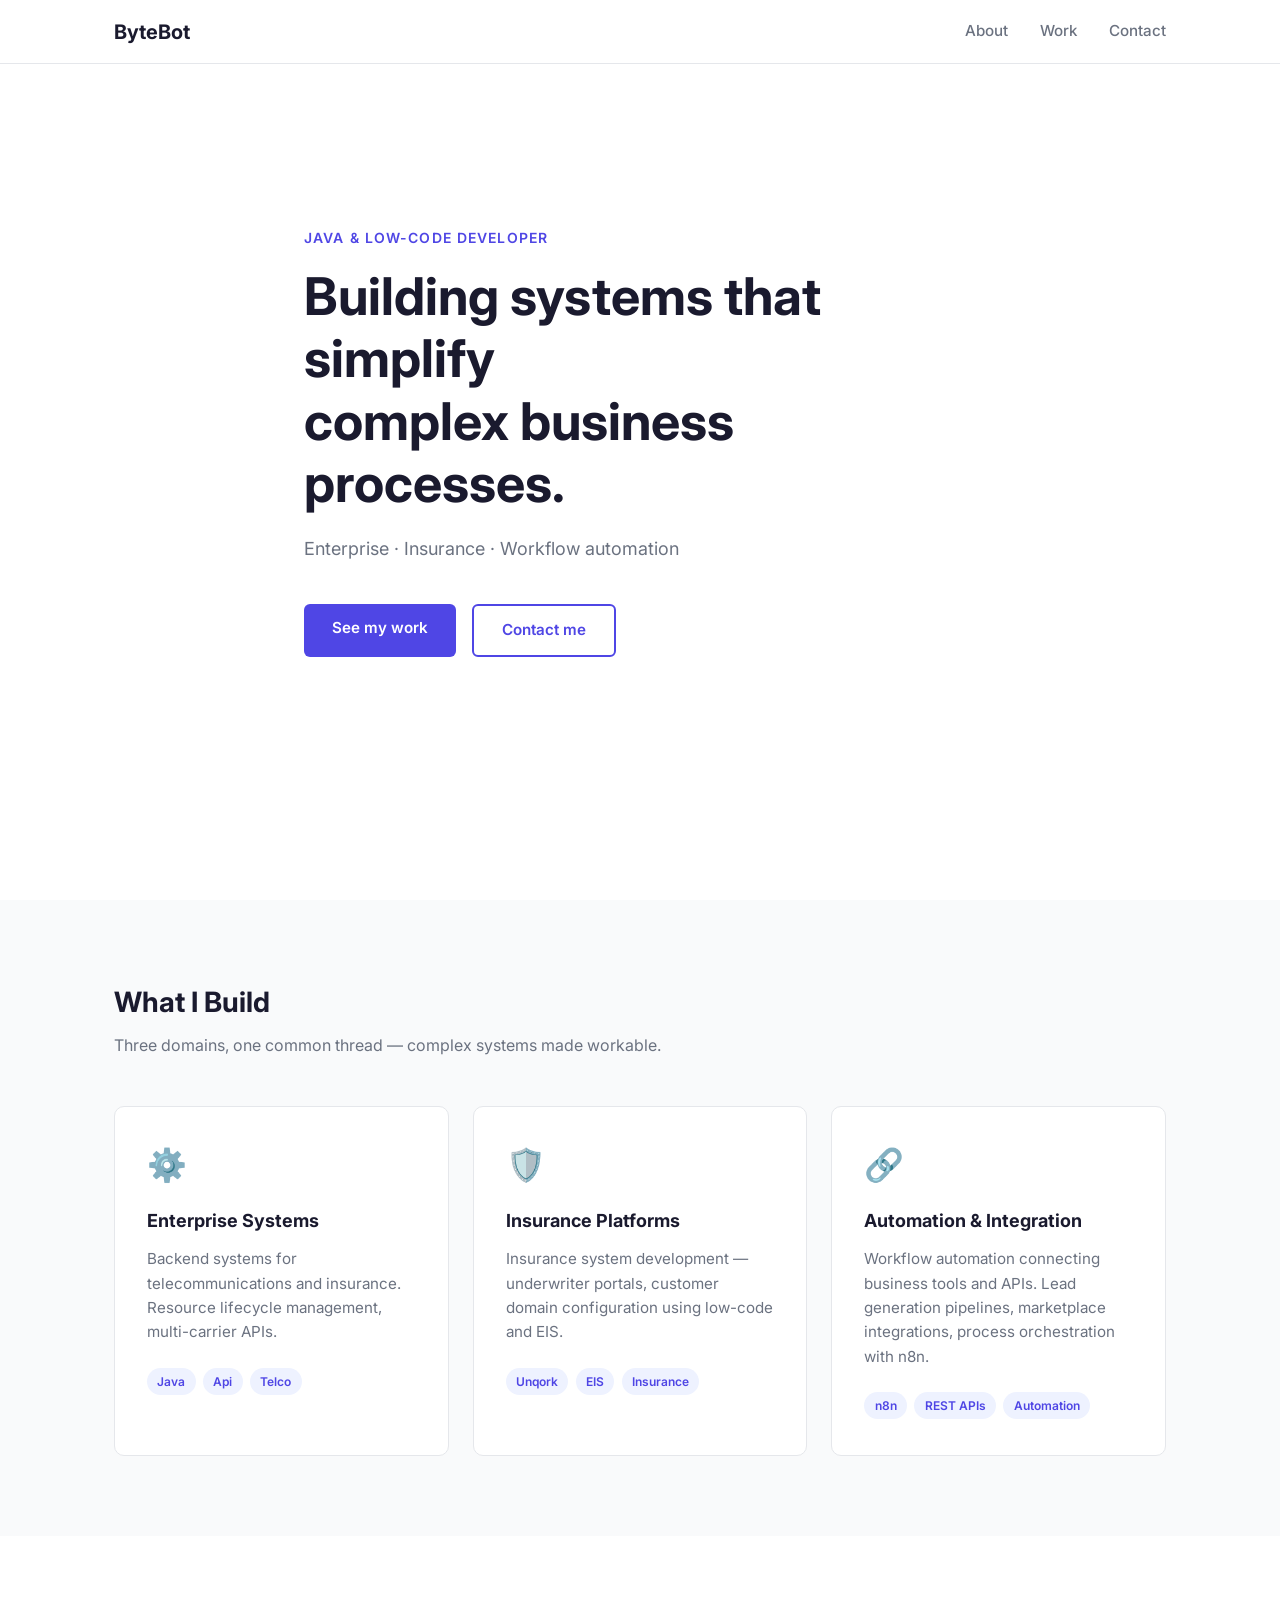
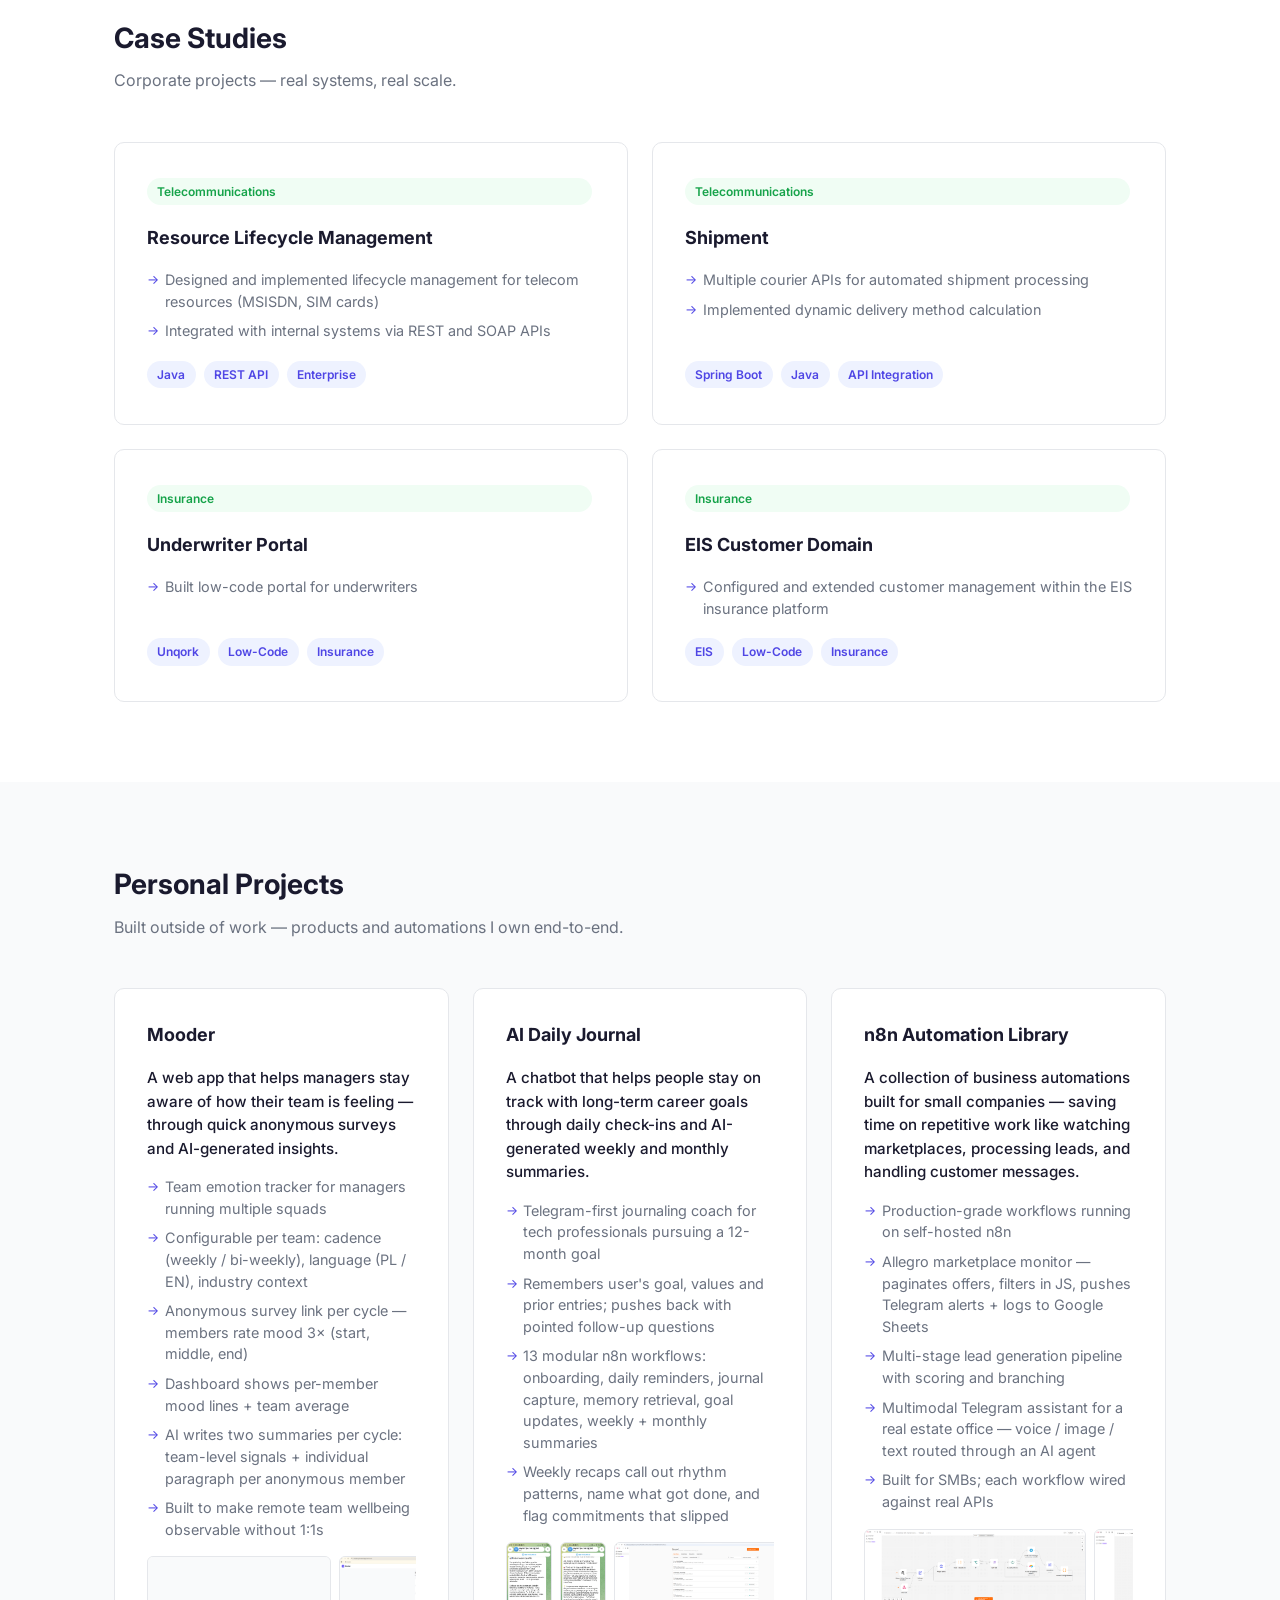
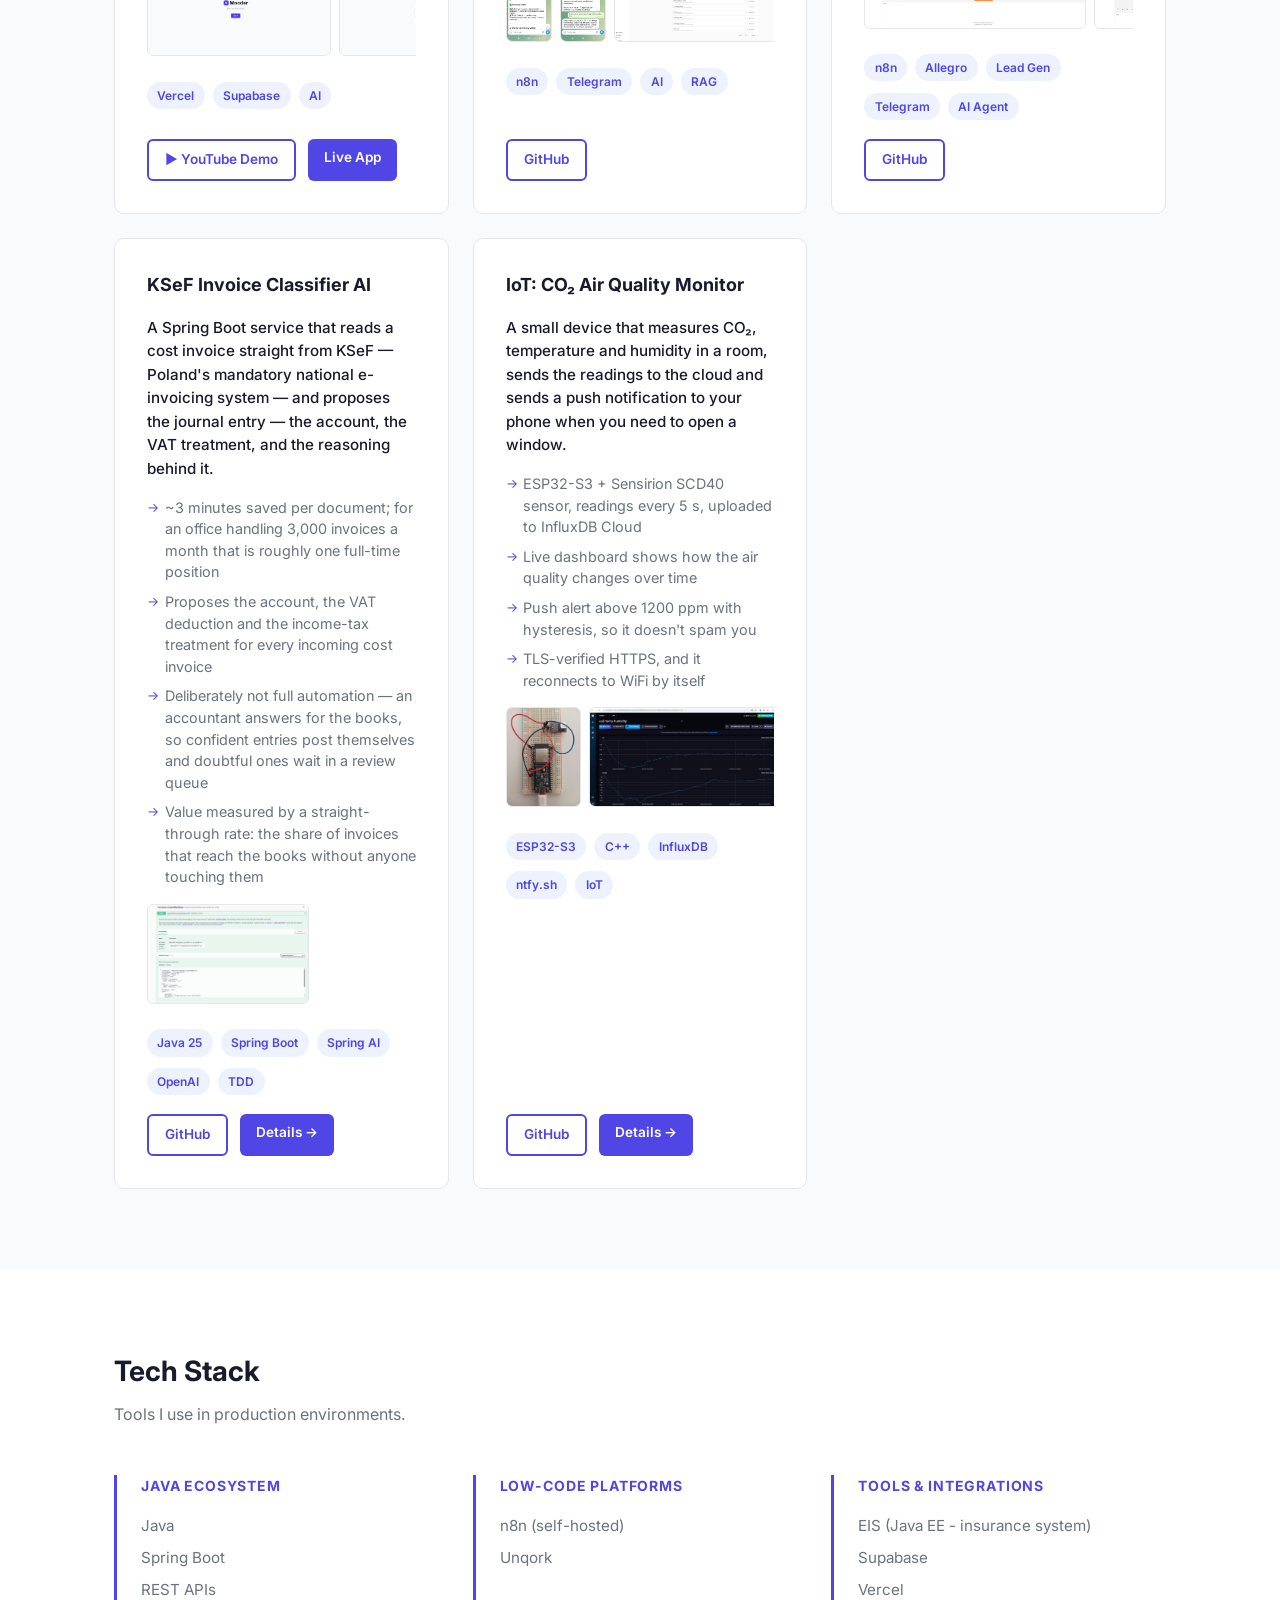
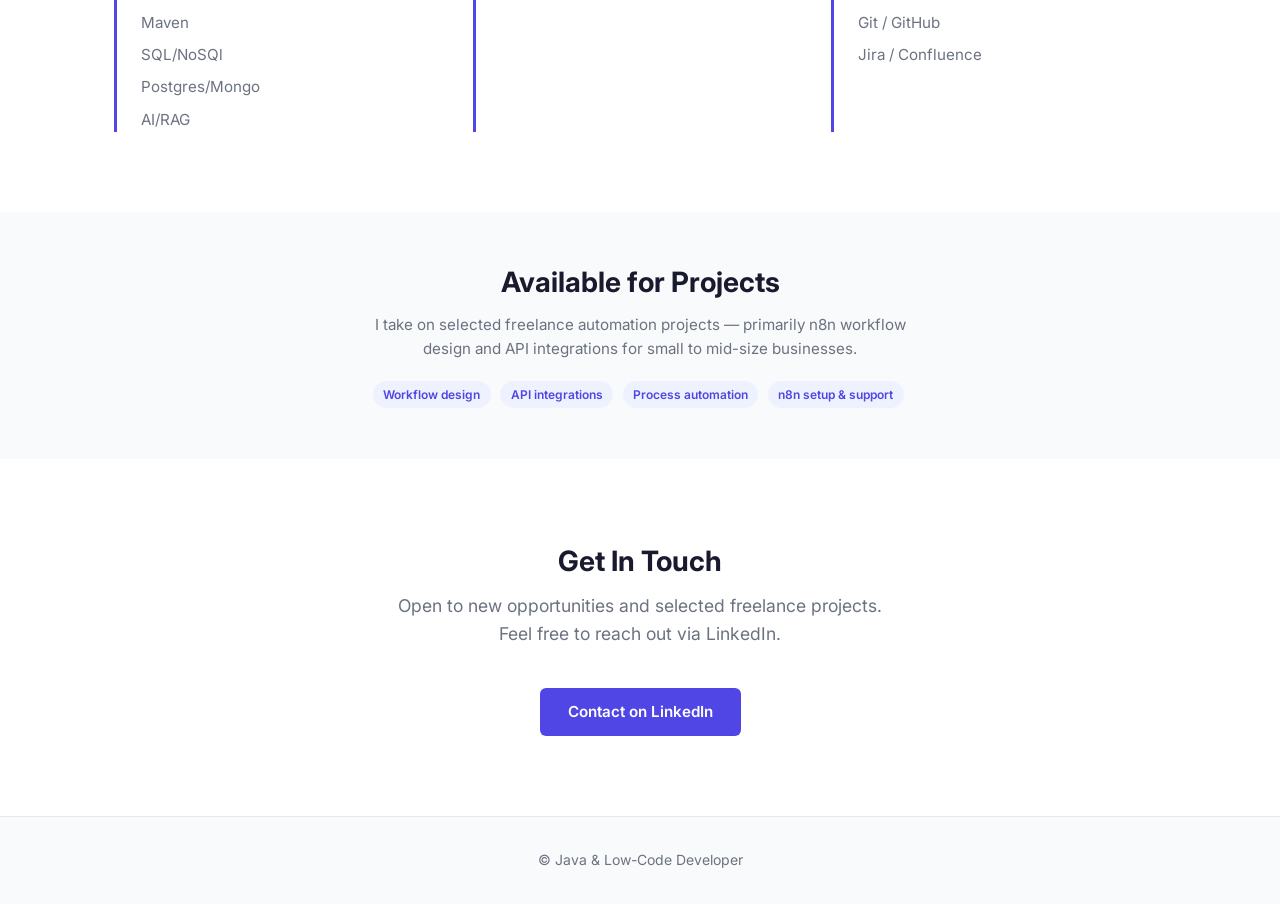
<file: index.html>
<!DOCTYPE html>
<html lang="en">
<head>
  <meta charset="UTF-8" />
  <meta name="viewport" content="width=device-width, initial-scale=1.0" />
  <meta name="description" content="Java & Low-Code Developer — Building systems that simplify complex business processes." />
  <title>Java & Low-Code Developer</title>
  <link rel="preconnect" href="https://fonts.googleapis.com" />
  <link rel="preconnect" href="https://fonts.gstatic.com" crossorigin />
  <link href="https://fonts.googleapis.com/css2?family=Inter:wght@400;500;600;700&display=swap" rel="stylesheet" />
  <link rel="stylesheet" href="css/style.css" />
</head>
<body>

  <!-- NAV -->
  <header class="nav" id="nav">
    <div class="container nav__inner">
      <a href="#" class="nav__logo">ByteBot<span class="nav__logo-dot"></span></a>
      <nav class="nav__links" id="navLinks">
        <a href="#what-i-build">About</a>
        <a href="#case-studies">Work</a>
        <a href="#contact">Contact</a>
      </nav>
      <button class="nav__hamburger" id="hamburger" aria-label="Toggle menu">
        <span></span><span></span><span></span>
      </button>
    </div>
  </header>

  <!-- HERO -->
  <section class="hero" id="hero">
    <div class="container hero__inner">
      <p class="hero__eyebrow">Java &amp; Low-Code Developer</p>
      <h1 class="hero__title">Building systems that simplify<br>complex business processes.</h1>
      <p class="hero__subtitle">Enterprise · Insurance · Workflow automation</p>
      <div class="hero__cta">
        <a href="#case-studies" class="btn btn-primary">See my work</a>
        <a href="#contact" class="btn btn-outline">Contact me</a>
      </div>
    </div>
  </section>

  <!-- WHAT I BUILD -->
  <section class="what-i-build" id="what-i-build">
    <div class="container">
      <h2 class="section-title">What I Build</h2>
      <p class="section-subtitle">Three domains, one common thread — complex systems made workable.</p>
      <div class="tiles">

        <div class="tile">
          <div class="tile__icon">⚙️</div>
          <h3 class="tile__title">Enterprise Systems</h3>
          <p class="tile__body">Backend systems for telecommunications and insurance. Resource lifecycle management, multi-carrier APIs.</p>
          <div class="tile__tags">
            <span class="tag">Java</span>
            <span class="tag">Api</span>
            <span class="tag">Telco</span>
          </div>
        </div>

        <div class="tile">
          <div class="tile__icon">🛡️</div>
          <h3 class="tile__title">Insurance Platforms</h3>
          <p class="tile__body">Insurance system development — underwriter portals, customer domain configuration using low-code and EIS.</p>
          <div class="tile__tags">
            <span class="tag">Unqork</span>
            <span class="tag">EIS</span>
            <span class="tag">Insurance</span>
          </div>
        </div>

        <div class="tile">
          <div class="tile__icon">🔗</div>
          <h3 class="tile__title">Automation &amp; Integration</h3>
          <p class="tile__body">Workflow automation connecting business tools and APIs. Lead generation pipelines, marketplace integrations, process orchestration with n8n.</p>
          <div class="tile__tags">
            <span class="tag">n8n</span>
            <span class="tag">REST APIs</span>
            <span class="tag">Automation</span>
          </div>
        </div>

      </div>
    </div>
  </section>

  <!-- CASE STUDIES -->
  <section class="case-studies" id="case-studies">
    <div class="container">
      <h2 class="section-title">Case Studies</h2>
      <p class="section-subtitle">Corporate projects — real systems, real scale.</p>
      <div class="cards-grid">

        <div class="card">
          <span class="tag tag-industry">Telecommunications</span>
          <h3 class="card__title">Resource Lifecycle Management</h3>
          <ul class="card__bullets">
            <li>Designed and implemented lifecycle management for telecom resources (MSISDN, SIM cards)</li>            
            <li>Integrated with internal systems via REST and SOAP APIs</li>
          </ul>
          <div class="card__tags">
            <span class="tag">Java</span>
            <span class="tag">REST API</span>
            <span class="tag">Enterprise</span>
          </div>
        </div>

        <div class="card">
          <span class="tag tag-industry">Telecommunications</span>
          <h3 class="card__title">Shipment</h3>
          <ul class="card__bullets">
            <li>Multiple courier APIs for automated shipment processing</li>
            <li>Implemented dynamic delivery method calculation</li>            
          </ul>
          <div class="card__tags">
            <span class="tag">Spring Boot</span>
            <span class="tag">Java</span>
            <span class="tag">API Integration</span>
          </div>
        </div>

        <div class="card">
          <span class="tag tag-industry">Insurance</span>
          <h3 class="card__title">Underwriter Portal</h3>
          <ul class="card__bullets">
            <li>Built low-code portal for underwriters</li>                        
          </ul>
          <div class="card__tags">
            <span class="tag">Unqork</span>
            <span class="tag">Low-Code</span>
            <span class="tag">Insurance</span>
          </div>
        </div>

        <div class="card">
          <span class="tag tag-industry">Insurance</span>
          <h3 class="card__title">EIS Customer Domain</h3>
          <ul class="card__bullets">
            <li>Configured and extended customer management within the EIS insurance platform</li>                        
          </ul>
          <div class="card__tags">
            <span class="tag">EIS</span>
            <span class="tag">Low-Code</span>
            <span class="tag">Insurance</span>
          </div>
        </div>

      </div>
    </div>
  </section>

  <!-- PERSONAL PROJECTS -->
  <section class="projects" id="projects">
    <div class="container">
      <h2 class="section-title">Personal Projects</h2>
      <p class="section-subtitle">Built outside of work — products and automations I own end-to-end.</p>
      <div class="projects-grid">

        <div class="project-card">
          <h3 class="project-card__title">Mooder</h3>
          <p class="project-card__lede">A web app that helps managers stay aware of how their team is feeling — through quick anonymous surveys and AI-generated insights.</p>
          <ul class="project-card__bullets">
            <li>Team emotion tracker for managers running multiple squads</li>
            <li>Configurable per team: cadence (weekly / bi-weekly), language (PL / EN), industry context</li>
            <li>Anonymous survey link per cycle — members rate mood 3× (start, middle, end)</li>
            <li>Dashboard shows per-member mood lines + team average</li>
            <li>AI writes two summaries per cycle: team-level signals + individual paragraph per anonymous member</li>
            <li>Built to make remote team wellbeing observable without 1:1s</li>
          </ul>
          <div class="project-card__gallery">
            <img src="screenshots/mooder/m1.png" alt="Mooder landing" class="thumb" data-full="screenshots/mooder/m1.png" />
            <img src="screenshots/mooder/m2.png" alt="Teams dashboard" class="thumb" data-full="screenshots/mooder/m2.png" />
            <img src="screenshots/mooder/m3.png" alt="Team detail" class="thumb" data-full="screenshots/mooder/m3.png" />
            <img src="screenshots/mooder/m4.png" alt="Cycle report with AI summary" class="thumb" data-full="screenshots/mooder/m4.png" />
            <img src="screenshots/mooder/m5.png" alt="Team settings" class="thumb" data-full="screenshots/mooder/m5.png" />
          </div>
          <div class="project-card__tags">
            <span class="tag">Vercel</span>
            <span class="tag">Supabase</span>
            <span class="tag">AI</span>
          </div>
          <div class="project-card__links">
            <a href="https://youtu.be/Fw8eV44S6aY" target="_blank" rel="noopener" class="btn btn-outline btn--sm">▶ YouTube Demo</a>
            <a href="https://mooder-phi.vercel.app/" target="_blank" rel="noopener" class="btn btn-primary btn--sm">Live App</a>
          </div>
        </div>

        <div class="project-card">
          <h3 class="project-card__title">AI Daily Journal</h3>
          <p class="project-card__lede">A chatbot that helps people stay on track with long-term career goals through daily check-ins and AI-generated weekly and monthly summaries.</p>
          <ul class="project-card__bullets">
            <li>Telegram-first journaling coach for tech professionals pursuing a 12-month goal</li>
            <li>Remembers user's goal, values and prior entries; pushes back with pointed follow-up questions</li>
            <li>13 modular n8n workflows: onboarding, daily reminders, journal capture, memory retrieval, goal updates, weekly + monthly summaries</li>
            <li>Weekly recaps call out rhythm patterns, name what got done, and flag commitments that slipped</li>
          </ul>
          <div class="project-card__gallery">
            <img src="screenshots/dailyjournal/d5%20%281%29.jpg" alt="Telegram weekly summary" class="thumb" data-full="screenshots/dailyjournal/d5%20%281%29.jpg" />
            <img src="screenshots/dailyjournal/d5%20%282%29.jpg" alt="Telegram coaching conversation" class="thumb" data-full="screenshots/dailyjournal/d5%20%282%29.jpg" />
            <img src="screenshots/dailyjournal/d3.png" alt="n8n workflows list" class="thumb" data-full="screenshots/dailyjournal/d3.png" />
            <img src="screenshots/dailyjournal/d1.png" alt="Telegram master router workflow" class="thumb" data-full="screenshots/dailyjournal/d1.png" />
            <img src="screenshots/dailyjournal/d4.png" alt="Monthly summary workflow" class="thumb" data-full="screenshots/dailyjournal/d4.png" />
            <img src="screenshots/dailyjournal/d2.png" alt="Onboarding workflow" class="thumb" data-full="screenshots/dailyjournal/d2.png" />
          </div>
          <div class="project-card__tags">
            <span class="tag">n8n</span>
            <span class="tag">Telegram</span>
            <span class="tag">AI</span>
            <span class="tag">RAG</span>
          </div>
          <div class="project-card__links">
            <a href="https://github.com/ByteBot86/techjournaling" target="_blank" rel="noopener" class="btn btn-outline btn--sm">GitHub</a>
          </div>
        </div>

        <div class="project-card">
          <h3 class="project-card__title">n8n Automation Library</h3>
          <p class="project-card__lede">A collection of business automations built for small companies — saving time on repetitive work like watching marketplaces, processing leads, and handling customer messages.</p>
          <ul class="project-card__bullets">
            <li>Production-grade workflows running on self-hosted n8n</li>
            <li>Allegro marketplace monitor — paginates offers, filters in JS, pushes Telegram alerts + logs to Google Sheets</li>
            <li>Multi-stage lead generation pipeline with scoring and branching</li>
            <li>Multimodal Telegram assistant for a real estate office — voice / image / text routed through an AI agent</li>
            <li>Built for SMBs; each workflow wired against real APIs</li>
          </ul>
          <div class="project-card__gallery">
            <img src="screenshots/automation/a1.png" alt="Allegro offers monitor — Telegram + Sheets" class="thumb" data-full="screenshots/automation/a1.png" />
            <img src="screenshots/automation/a2.png" alt="Lead generation pipeline" class="thumb" data-full="screenshots/automation/a2.png" />
            <img src="screenshots/automation/a3.png" alt="Multimodal Telegram assistant for real estate" class="thumb" data-full="screenshots/automation/a3.png" />
          </div>
          <div class="project-card__tags">
            <span class="tag">n8n</span>
            <span class="tag">Allegro</span>
            <span class="tag">Lead Gen</span>
            <span class="tag">Telegram</span>
            <span class="tag">AI Agent</span>
          </div>
          <div class="project-card__links">
            <a href="https://github.com/ByteBot86/n8nExamples" target="_blank" rel="noopener" class="btn btn-outline btn--sm">GitHub</a>
          </div>
        </div>

        <div class="project-card">
          <h3 class="project-card__title">KSeF Invoice Classifier AI</h3>
          <p class="project-card__lede">A Spring Boot service that reads a cost invoice straight from KSeF — Poland&#39;s mandatory national e-invoicing system — and proposes the journal entry — the account, the VAT treatment, and the reasoning behind it.</p>
          <ul class="project-card__bullets">
            <li>~3 minutes saved per document; for an office handling 3,000 invoices a month that is roughly one full-time position</li>
            <li>Proposes the account, the VAT deduction and the income-tax treatment for every incoming cost invoice</li>
            <li>Deliberately not full automation — an accountant answers for the books, so confident entries post themselves and doubtful ones wait in a review queue</li>
            <li>Value measured by a straight-through rate: the share of invoices that reach the books without anyone touching them</li>
          </ul>
          <div class="project-card__gallery">
            <img src="screenshots/ksef/k1.png" alt="Swagger UI — invoice classification endpoint" class="thumb" data-full="screenshots/ksef/k1.png" />
          </div>
          <div class="project-card__tags">
            <span class="tag">Java 25</span>
            <span class="tag">Spring Boot</span>
            <span class="tag">Spring AI</span>
            <span class="tag">OpenAI</span>
            <span class="tag">TDD</span>
          </div>
          <div class="project-card__links">
            <a href="https://github.com/ByteBot86/Ksef_Tax_classificator_spring_boot_AI" target="_blank" rel="noopener" class="btn btn-outline btn--sm">GitHub</a>
            <a href="projects/ksef.html" class="btn btn-primary btn--sm">Details &rarr;</a>
          </div>
        </div>

        <div class="project-card">
          <a href="projects/iot.html" class="project-card__link">
            <h3 class="project-card__title">IoT: CO₂ Air Quality Monitor</h3>
            <p class="project-card__lede">A small device that measures CO₂, temperature and humidity in a room, sends the readings to the cloud and sends a push notification to your phone when you need to open a window.</p>
          </a>
          <ul class="project-card__bullets">
            <li>ESP32-S3 + Sensirion SCD40 sensor, readings every 5 s, uploaded to InfluxDB Cloud</li>
            <li>Live dashboard shows how the air quality changes over time</li>
            <li>Push alert above 1200 ppm with hysteresis, so it doesn&#39;t spam you</li>
            <li>TLS-verified HTTPS, and it reconnects to WiFi by itself</li>
          </ul>
          <div class="project-card__gallery">
            <img src="screenshots/iot/i1.jpg" alt="ESP32-S3 board wired to an SCD40 CO₂ sensor on a breadboard" class="thumb" data-full="screenshots/iot/i1.jpg" />
            <img src="screenshots/iot/i2.png" alt="InfluxDB dashboard — CO₂ and humidity over 6 hours" class="thumb" data-full="screenshots/iot/i2.png" />
          </div>
          <div class="project-card__tags">
            <span class="tag">ESP32-S3</span>
            <span class="tag">C++</span>
            <span class="tag">InfluxDB</span>
            <span class="tag">ntfy.sh</span>
            <span class="tag">IoT</span>
          </div>
          <div class="project-card__links">
            <a href="https://github.com/ByteBot86/co2_temperature_iot_solution" target="_blank" rel="noopener" class="btn btn-outline btn--sm">GitHub</a>
            <a href="projects/iot.html" class="btn btn-primary btn--sm">Details &rarr;</a>
          </div>
        </div>

      </div>
    </div>
  </section>

  <!-- TECH STACK -->
  <section class="tech-stack" id="tech-stack">
    <div class="container">
      <h2 class="section-title">Tech Stack</h2>
      <p class="section-subtitle">Tools I use in production environments.</p>
      <div class="stack-grid">

        <div class="stack-col">
          <h3 class="stack-col__title">Java Ecosystem</h3>
          <ul class="stack-list">
            <li>Java </li>
            <li>Spring Boot</li>
            <li>REST APIs</li>
            <li>Maven</li>            
            <li>SQL/NoSQl</li>     
            <li>Postgres/Mongo</li>   
            <li>AI/RAG</li>   
          </ul>
        </div>

        <div class="stack-col">
          <h3 class="stack-col__title">Low-Code Platforms</h3>
          <ul class="stack-list">
            <li>n8n (self-hosted)</li>
            <li>Unqork</li>            
          </ul>
        </div>

        <div class="stack-col">
          <h3 class="stack-col__title">Tools &amp; Integrations</h3>
          <ul class="stack-list">
            <li>EIS (Java EE - insurance system)</li>
            <li>Supabase</li>
            <li>Vercel</li>
            <li>Git / GitHub</li>
            <li>Jira / Confluence</li>
          </ul>
        </div>

      </div>
    </div>
  </section>

  <!-- SERVICES -->
  <section class="services" id="services">
    <div class="container services__inner">
      <div>
        <h2 class="section-title">Available for Projects</h2>
        <p class="services__desc">I take on selected freelance automation projects — primarily n8n workflow design and API integrations for small to mid-size businesses.</p>
        <div class="services__items">
          <span class="tag">Workflow design</span>
          <span class="tag">API integrations</span>
          <span class="tag">Process automation</span>
          <span class="tag">n8n setup &amp; support</span>
        </div>
      </div>
    </div>
  </section>

  <!-- CONTACT -->
  <section class="contact" id="contact">
    <div class="container contact__inner">
      <h2 class="section-title">Get In Touch</h2>
      <p class="contact__desc">Open to new opportunities and selected freelance projects.<br>Feel free to reach out via LinkedIn.</p>
      <div class="contact__links">
        <a href="https://www.linkedin.com/in/konrad-bielecki-abbaa4133/" target="_blank" rel="noopener" class="btn btn-primary">Contact on LinkedIn</a>
      </div>
    </div>
  </section>

  <footer class="footer">
    <div class="container">
      <p>&copy; Java &amp; Low-Code Developer</p>
    </div>
  </footer>

  <!-- LIGHTBOX -->
  <div class="lightbox" id="lightbox" aria-hidden="true">
    <button class="lightbox__close" id="lightboxClose" aria-label="Close">&times;</button>
    <button class="lightbox__nav lightbox__nav--prev" id="lightboxPrev" aria-label="Previous">&#10094;</button>
    <img class="lightbox__img" id="lightboxImg" alt="" />
    <button class="lightbox__nav lightbox__nav--next" id="lightboxNext" aria-label="Next">&#10095;</button>
  </div>

  <script src="js/main.js"></script>
</body>
</html>
</file>
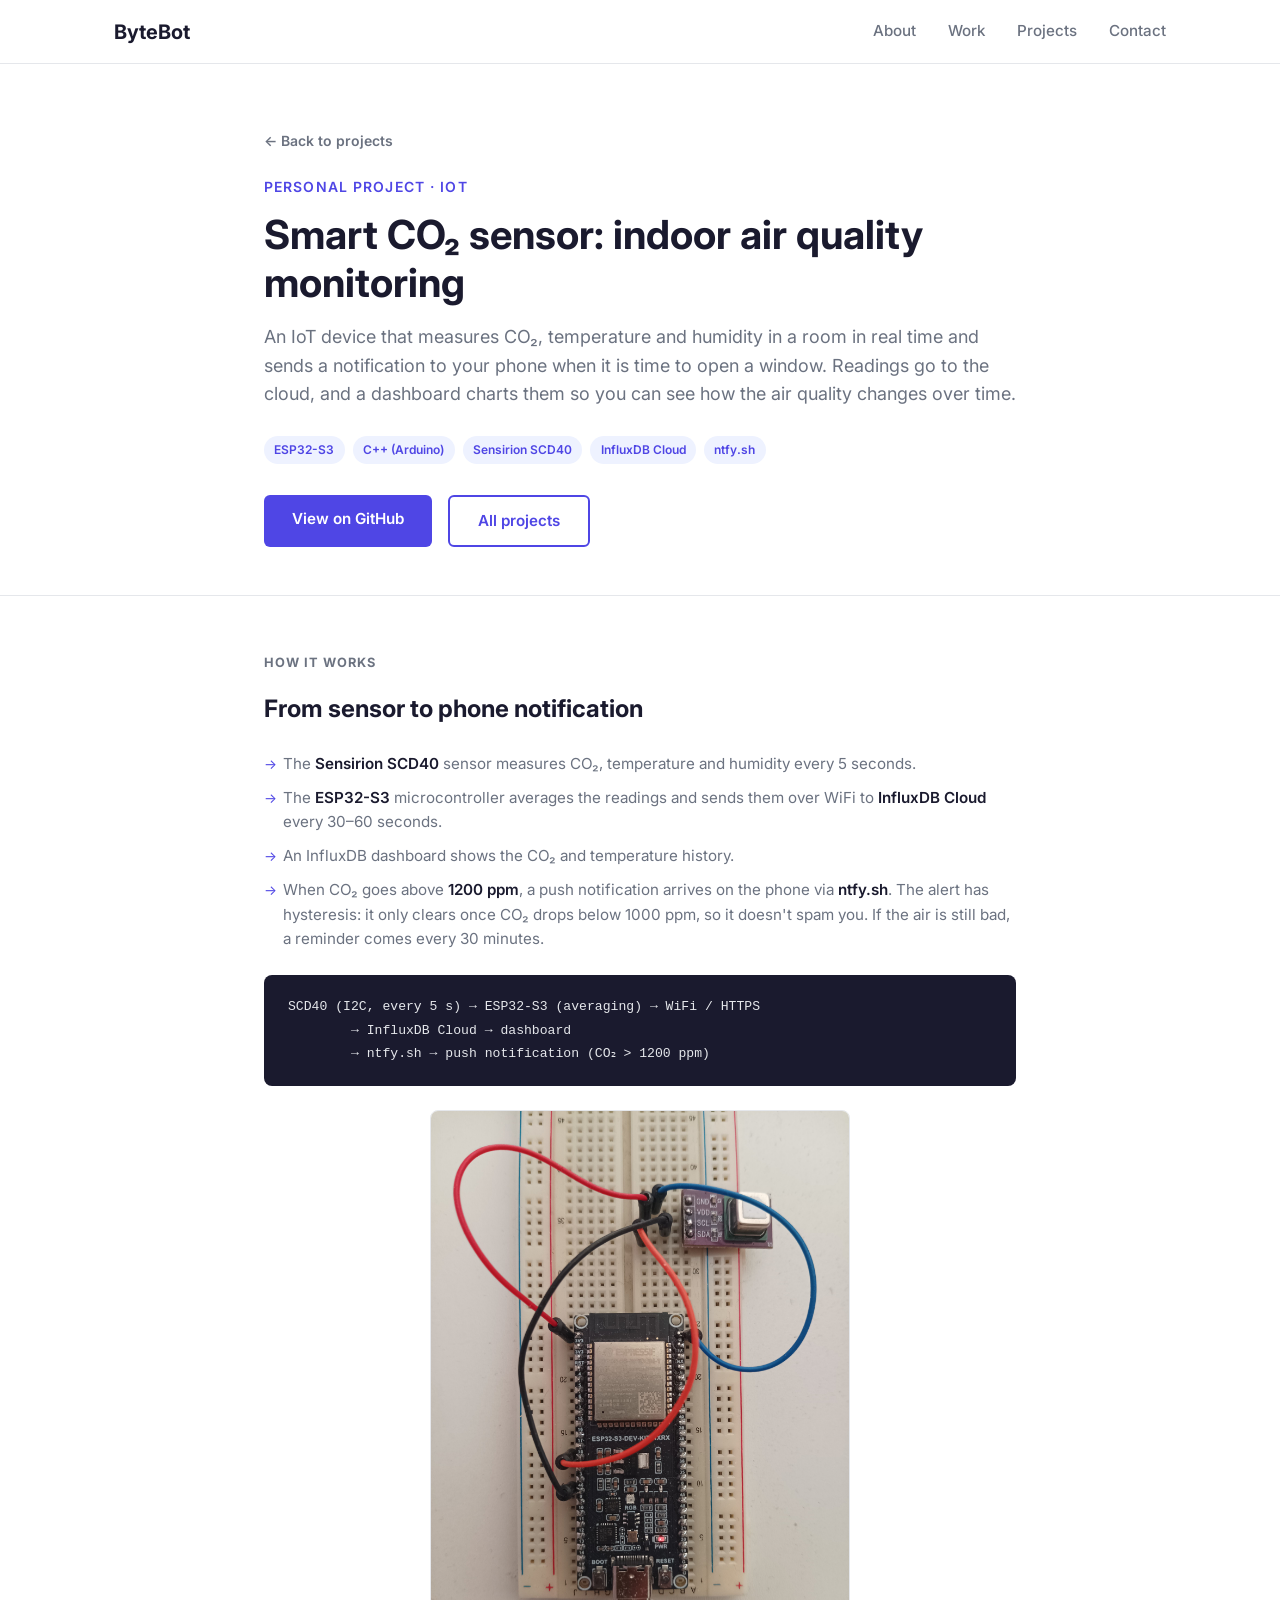
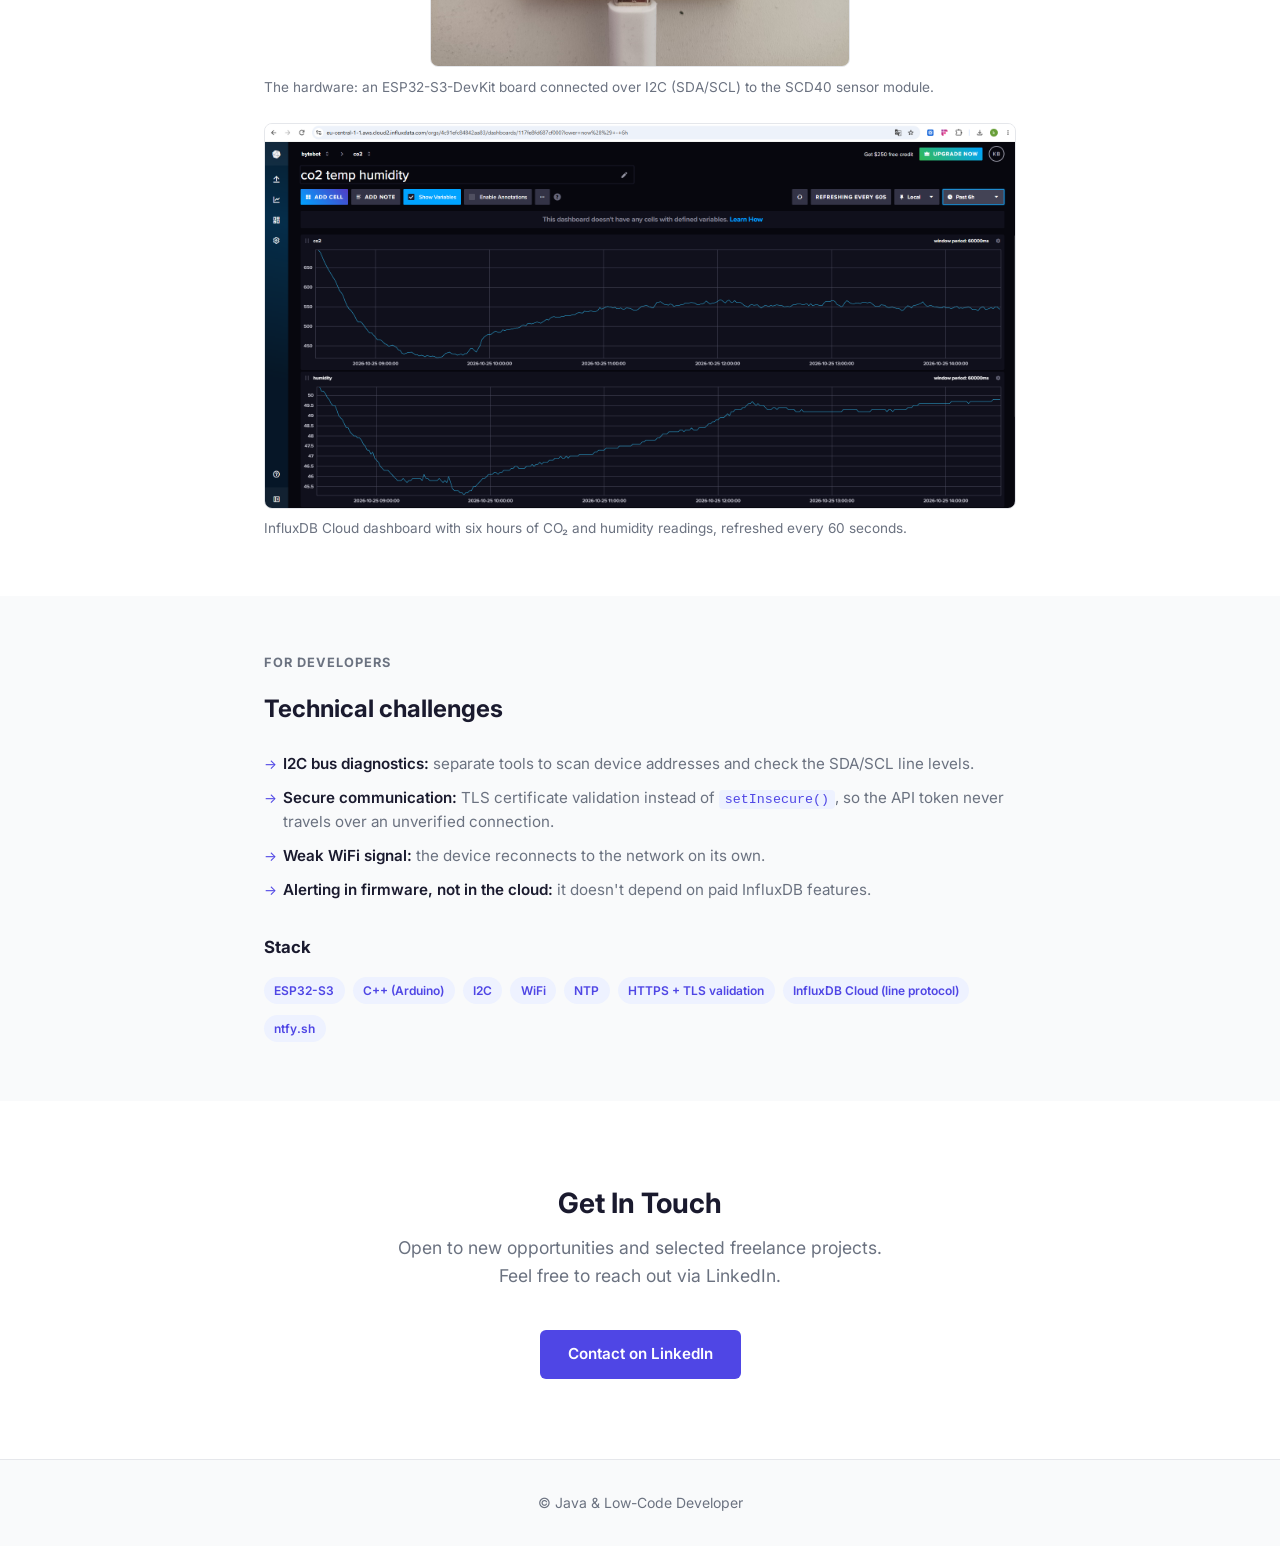
<file: projects/iot.html>
<!DOCTYPE html>
<html lang="en">
<head>
  <meta charset="UTF-8" />
  <meta name="viewport" content="width=device-width, initial-scale=1.0" />
  <meta name="description" content="Smart CO₂ sensor — an ESP32-S3 IoT device that monitors indoor air quality, logs it to InfluxDB Cloud and sends push alerts when it is time to ventilate." />
  <title>Smart CO₂ Sensor (IoT) — Java &amp; Low-Code Developer</title>
  <link rel="preconnect" href="https://fonts.googleapis.com" />
  <link rel="preconnect" href="https://fonts.gstatic.com" crossorigin />
  <link href="https://fonts.googleapis.com/css2?family=Inter:wght@400;500;600;700&display=swap" rel="stylesheet" />
  <link rel="stylesheet" href="../css/style.css" />
</head>
<body>

  <!-- NAV -->
  <header class="nav" id="nav">
    <div class="container nav__inner">
      <a href="../index.html" class="nav__logo">ByteBot<span class="nav__logo-dot"></span></a>
      <nav class="nav__links" id="navLinks">
        <a href="../index.html#what-i-build">About</a>
        <a href="../index.html#case-studies">Work</a>
        <a href="../index.html#projects">Projects</a>
        <a href="../index.html#contact">Contact</a>
      </nav>
      <button class="nav__hamburger" id="hamburger" aria-label="Toggle menu">
        <span></span><span></span><span></span>
      </button>
    </div>
  </header>

  <!-- HERO -->
  <section class="detail-hero">
    <div class="container detail-hero__inner">
      <a href="../index.html#projects" class="detail-hero__back">&larr; Back to projects</a>
      <p class="detail-hero__eyebrow">Personal project · IoT</p>
      <h1 class="detail-hero__title">Smart CO₂ sensor: indoor air quality monitoring</h1>
      <p class="detail-hero__lede">An IoT device that measures CO₂, temperature and humidity in a room in real time and sends a notification to your phone when it is time to open a window. Readings go to the cloud, and a dashboard charts them so you can see how the air quality changes over time.</p>
      <div class="detail-hero__tags">
        <span class="tag">ESP32-S3</span>
        <span class="tag">C++ (Arduino)</span>
        <span class="tag">Sensirion SCD40</span>
        <span class="tag">InfluxDB Cloud</span>
        <span class="tag">ntfy.sh</span>
      </div>
      <div class="detail-hero__cta">
        <a href="https://github.com/ByteBot86/co2_temperature_iot_solution" target="_blank" rel="noopener" class="btn btn-primary">View on GitHub</a>
        <a href="../index.html#projects" class="btn btn-outline">All projects</a>
      </div>
    </div>
  </section>

  <!-- HOW IT WORKS -->
  <section class="detail">
    <div class="container detail__inner">
      <p class="detail__eyebrow">How it works</p>
      <h2 class="detail__title">From sensor to phone notification</h2>

      <ul class="detail__list">
        <li>The <strong>Sensirion SCD40</strong> sensor measures CO₂, temperature and humidity every 5 seconds.</li>
        <li>The <strong>ESP32-S3</strong> microcontroller averages the readings and sends them over WiFi to <strong>InfluxDB Cloud</strong> every 30–60 seconds.</li>
        <li>An InfluxDB dashboard shows the CO₂ and temperature history.</li>
        <li>When CO₂ goes above <strong>1200 ppm</strong>, a push notification arrives on the phone via <strong>ntfy.sh</strong>. The alert has hysteresis: it only clears once CO₂ drops below 1000 ppm, so it doesn&#39;t spam you. If the air is still bad, a reminder comes every 30 minutes.</li>
      </ul>

      <pre class="detail__flow">SCD40 (I2C, every 5 s) → ESP32-S3 (averaging) → WiFi / HTTPS
        → InfluxDB Cloud → dashboard
        → ntfy.sh → push notification (CO₂ &gt; 1200 ppm)</pre>

      <figure class="detail__figure detail__figure--portrait">
        <img src="../screenshots/iot/i1.jpg" alt="ESP32-S3 development board wired to a Sensirion SCD40 CO₂ sensor on a breadboard" class="thumb" data-full="../screenshots/iot/i1.jpg" />
        <figcaption>The hardware: an ESP32-S3-DevKit board connected over I2C (SDA/SCL) to the SCD40 sensor module.</figcaption>
      </figure>

      <figure class="detail__figure">
        <img src="../screenshots/iot/i2.png" alt="InfluxDB Cloud dashboard showing CO₂ and humidity over the past 6 hours" class="thumb" data-full="../screenshots/iot/i2.png" />
        <figcaption>InfluxDB Cloud dashboard with six hours of CO₂ and humidity readings, refreshed every 60 seconds.</figcaption>
      </figure>
    </div>
  </section>

  <!-- FOR DEVELOPERS -->
  <section class="detail detail--alt">
    <div class="container detail__inner">
      <p class="detail__eyebrow">For developers</p>
      <h2 class="detail__title">Technical challenges</h2>

      <ul class="detail__list">
        <li><strong>I2C bus diagnostics:</strong> separate tools to scan device addresses and check the SDA/SCL line levels.</li>
        <li><strong>Secure communication:</strong> TLS certificate validation instead of <code>setInsecure()</code>, so the API token never travels over an unverified connection.</li>
        <li><strong>Weak WiFi signal:</strong> the device reconnects to the network on its own.</li>
        <li><strong>Alerting in firmware, not in the cloud:</strong> it doesn&#39;t depend on paid InfluxDB features.</li>
      </ul>

      <h3 class="detail__sub">Stack</h3>
      <div class="detail__stack">
        <span class="tag">ESP32-S3</span>
        <span class="tag">C++ (Arduino)</span>
        <span class="tag">I2C</span>
        <span class="tag">WiFi</span>
        <span class="tag">NTP</span>
        <span class="tag">HTTPS + TLS validation</span>
        <span class="tag">InfluxDB Cloud (line protocol)</span>
        <span class="tag">ntfy.sh</span>
      </div>
    </div>
  </section>

  <!-- CONTACT -->
  <section class="contact" id="contact">
    <div class="container contact__inner">
      <h2 class="section-title">Get In Touch</h2>
      <p class="contact__desc">Open to new opportunities and selected freelance projects.<br>Feel free to reach out via LinkedIn.</p>
      <div class="contact__links">
        <a href="https://www.linkedin.com/in/konrad-bielecki-abbaa4133/" target="_blank" rel="noopener" class="btn btn-primary">Contact on LinkedIn</a>
      </div>
    </div>
  </section>

  <footer class="footer">
    <div class="container">
      <p>&copy; Java &amp; Low-Code Developer</p>
    </div>
  </footer>

  <!-- LIGHTBOX -->
  <div class="lightbox" id="lightbox" aria-hidden="true">
    <button class="lightbox__close" id="lightboxClose" aria-label="Close">&times;</button>
    <button class="lightbox__nav lightbox__nav--prev" id="lightboxPrev" aria-label="Previous">&#10094;</button>
    <img class="lightbox__img" id="lightboxImg" alt="" />
    <button class="lightbox__nav lightbox__nav--next" id="lightboxNext" aria-label="Next">&#10095;</button>
  </div>

  <script src="../js/main.js"></script>
</body>
</html>
</file>
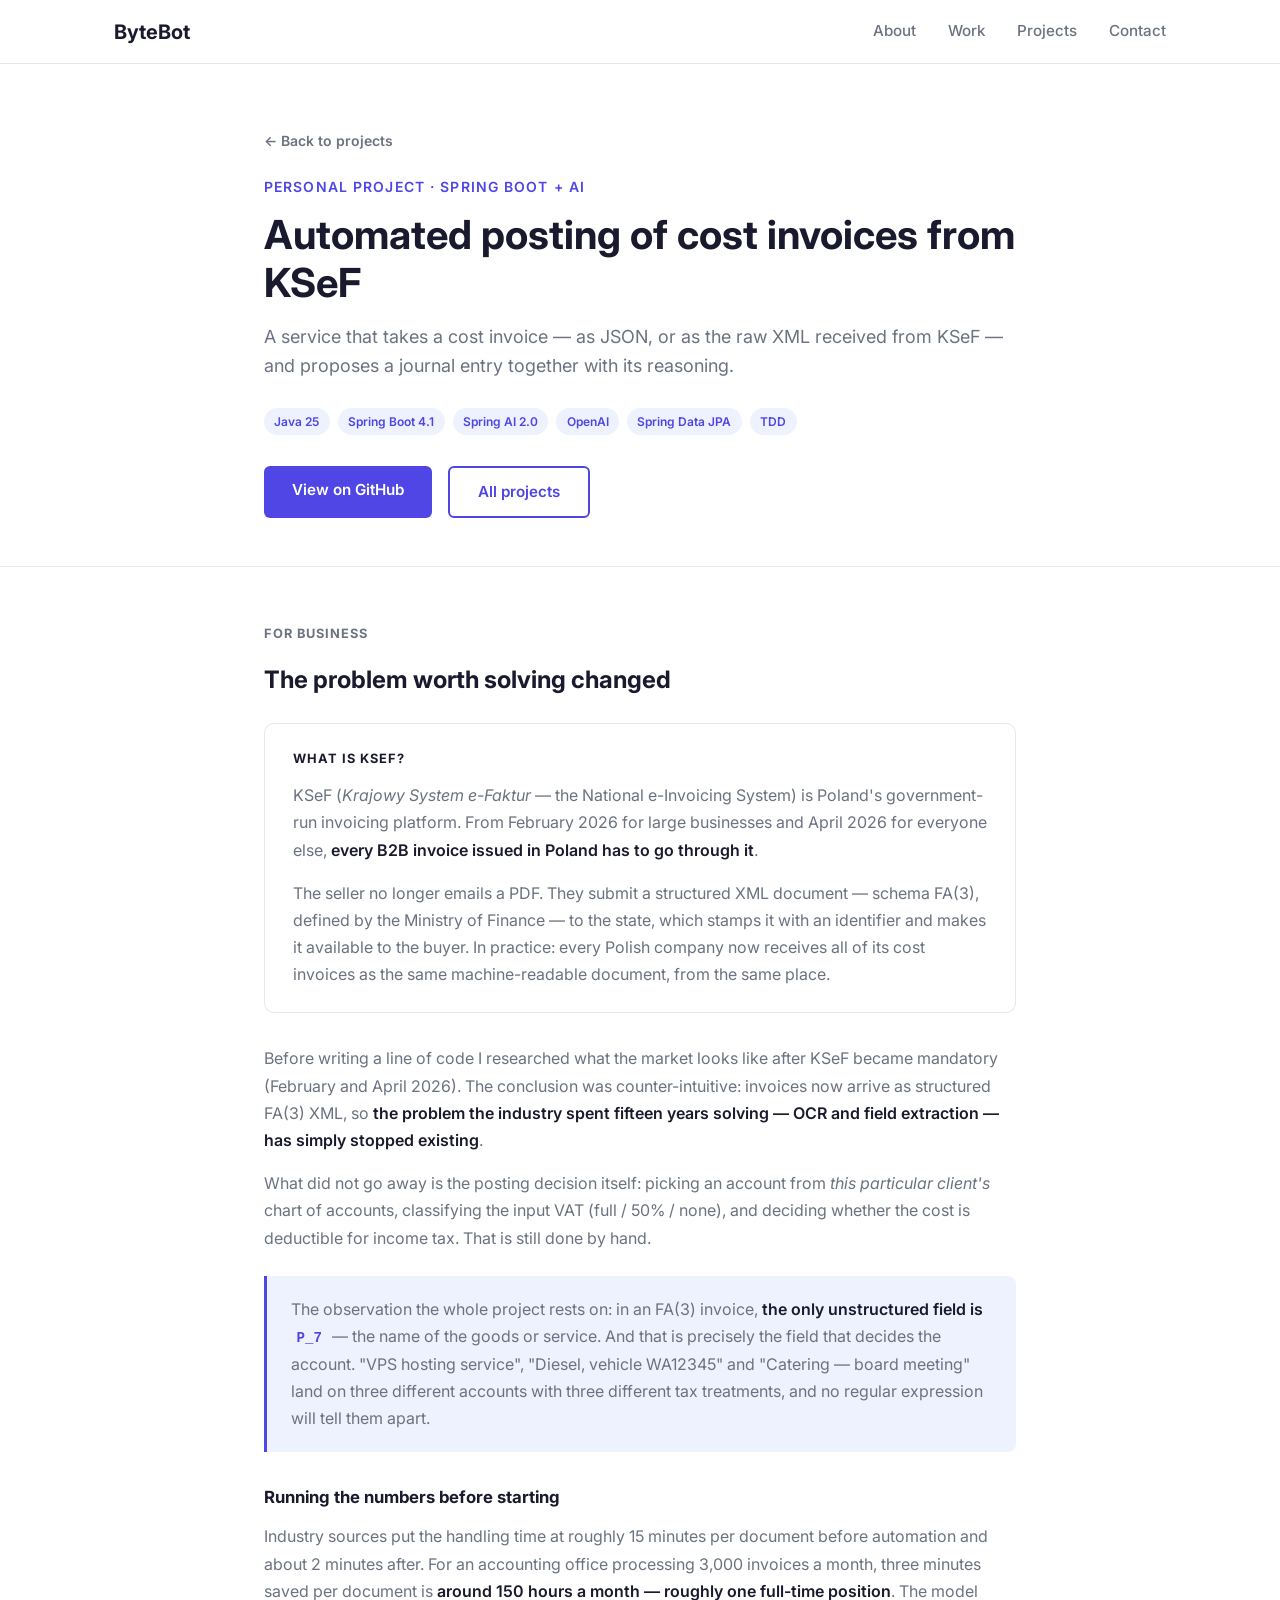
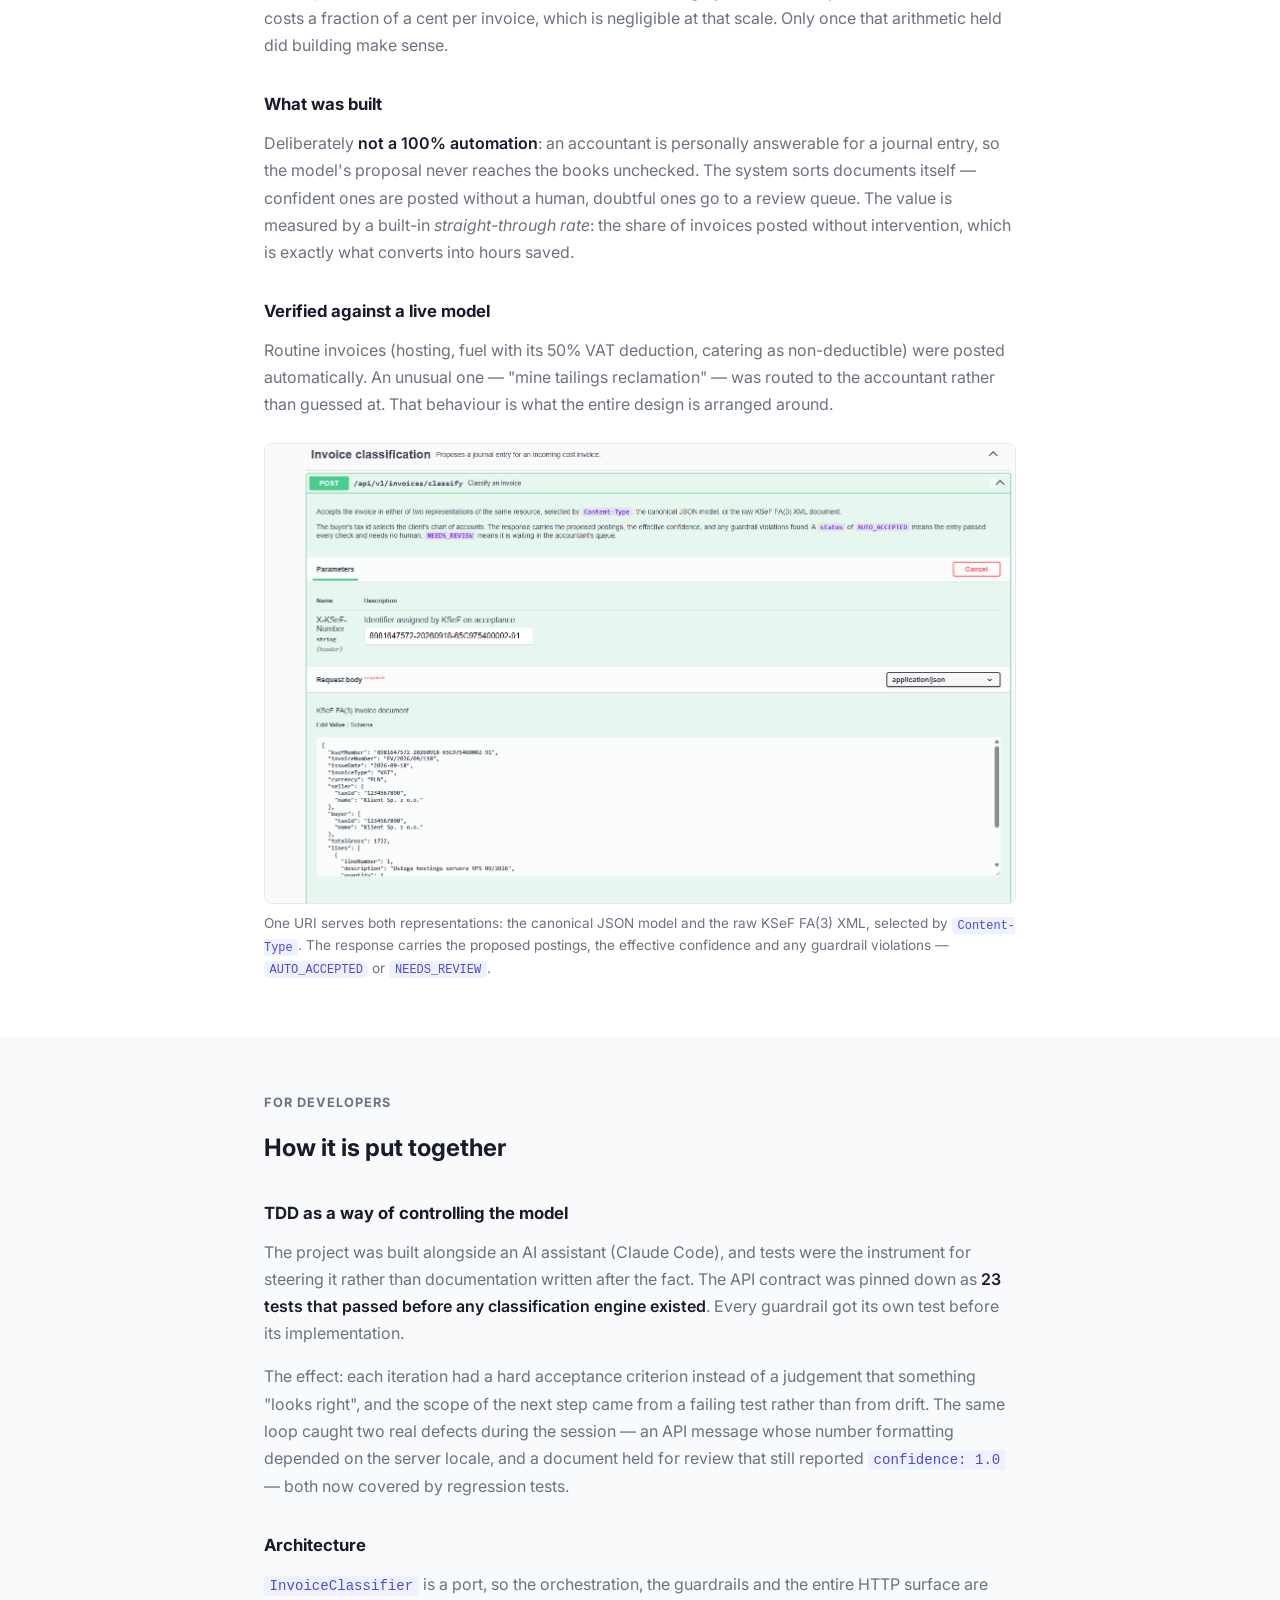
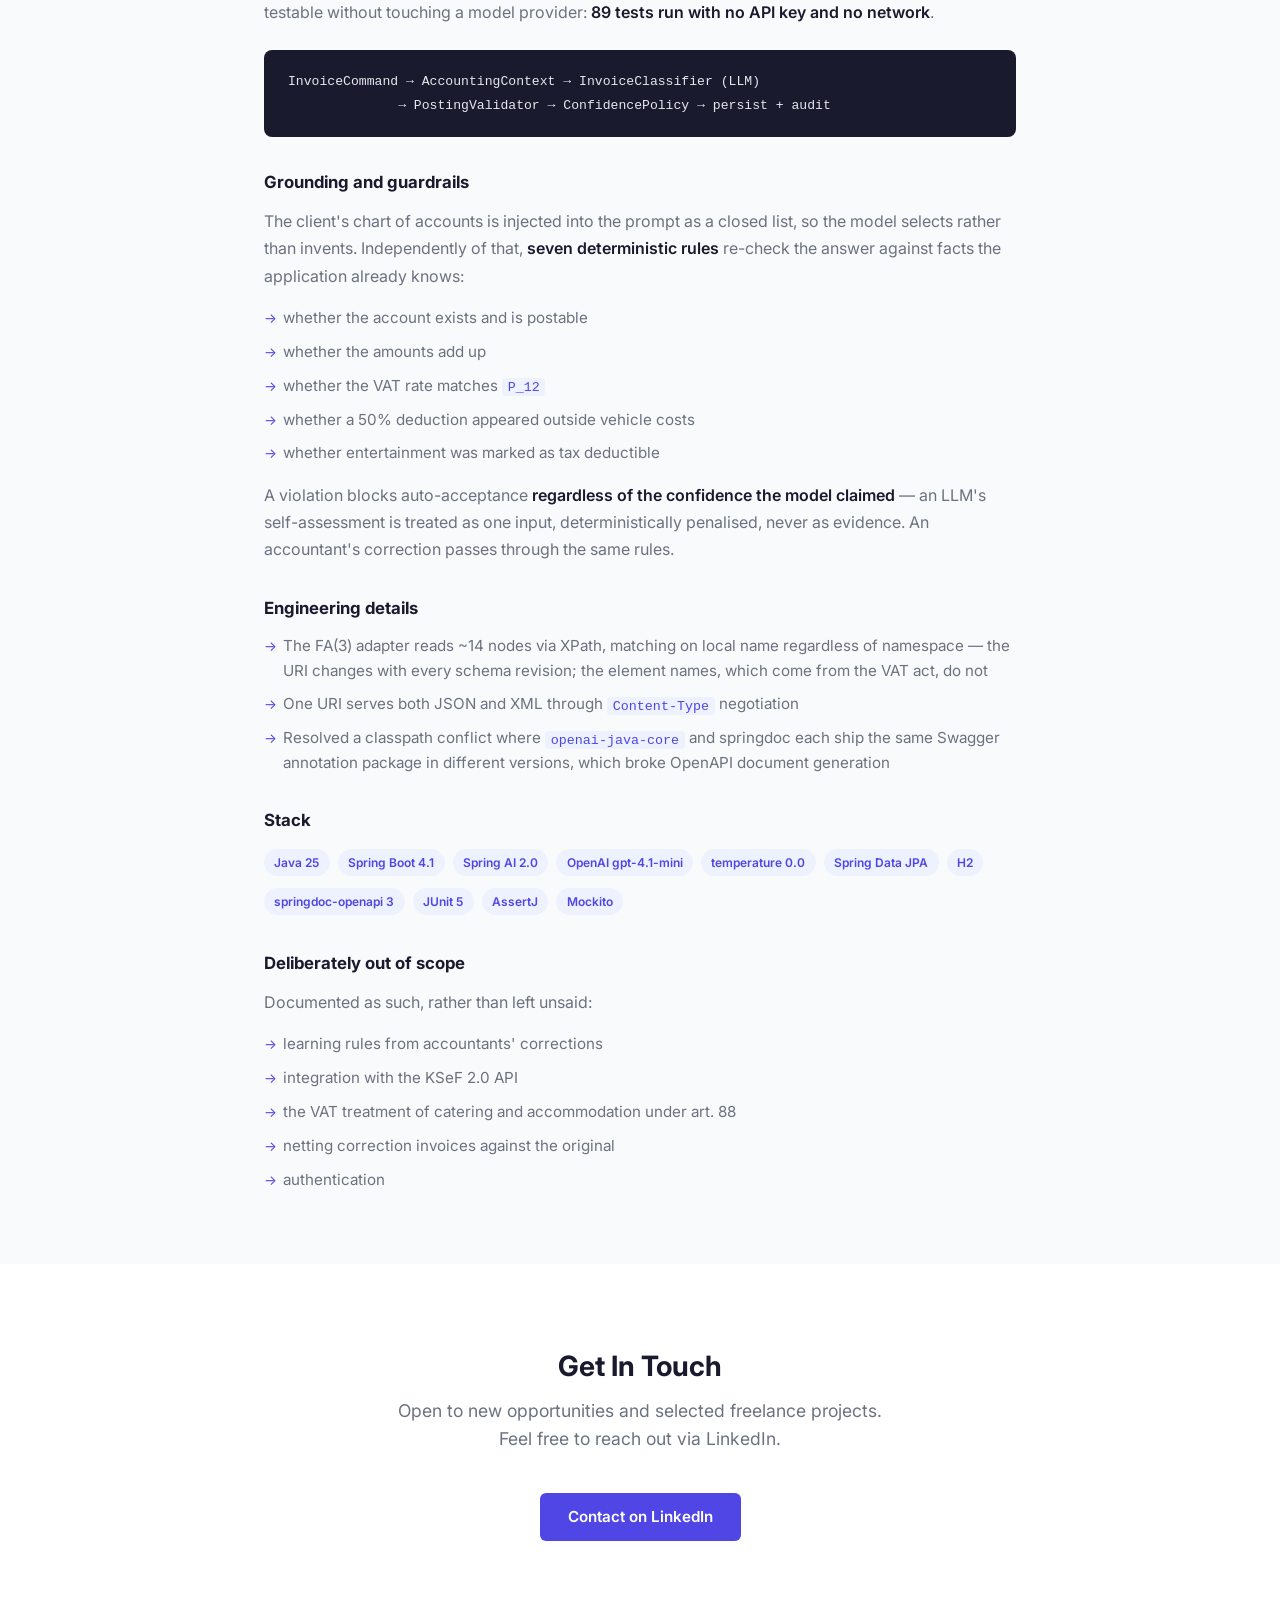
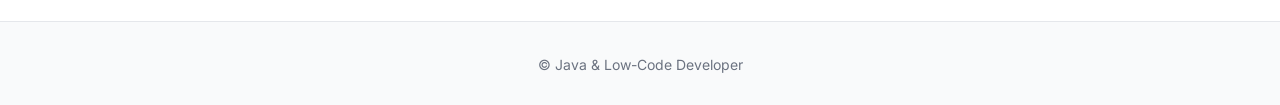
<file: projects/ksef.html>
<!DOCTYPE html>
<html lang="en">
<head>
  <meta charset="UTF-8" />
  <meta name="viewport" content="width=device-width, initial-scale=1.0" />
  <meta name="description" content="KSeF Invoice Classifier AI — a Spring Boot + Spring AI service that proposes journal entries for cost invoices arriving from KSeF." />
  <title>KSeF Invoice Classifier AI — Java &amp; Low-Code Developer</title>
  <link rel="preconnect" href="https://fonts.googleapis.com" />
  <link rel="preconnect" href="https://fonts.gstatic.com" crossorigin />
  <link href="https://fonts.googleapis.com/css2?family=Inter:wght@400;500;600;700&display=swap" rel="stylesheet" />
  <link rel="stylesheet" href="../css/style.css" />
</head>
<body>

  <!-- NAV -->
  <header class="nav" id="nav">
    <div class="container nav__inner">
      <a href="../index.html" class="nav__logo">ByteBot<span class="nav__logo-dot"></span></a>
      <nav class="nav__links" id="navLinks">
        <a href="../index.html#what-i-build">About</a>
        <a href="../index.html#case-studies">Work</a>
        <a href="../index.html#projects">Projects</a>
        <a href="../index.html#contact">Contact</a>
      </nav>
      <button class="nav__hamburger" id="hamburger" aria-label="Toggle menu">
        <span></span><span></span><span></span>
      </button>
    </div>
  </header>

  <!-- HERO -->
  <section class="detail-hero">
    <div class="container detail-hero__inner">
      <a href="../index.html#projects" class="detail-hero__back">&larr; Back to projects</a>
      <p class="detail-hero__eyebrow">Personal project · Spring Boot + AI</p>
      <h1 class="detail-hero__title">Automated posting of cost invoices from KSeF</h1>
      <p class="detail-hero__lede">A service that takes a cost invoice — as JSON, or as the raw XML received from KSeF — and proposes a journal entry together with its reasoning.</p>
      <div class="detail-hero__tags">
        <span class="tag">Java 25</span>
        <span class="tag">Spring Boot 4.1</span>
        <span class="tag">Spring AI 2.0</span>
        <span class="tag">OpenAI</span>
        <span class="tag">Spring Data JPA</span>
        <span class="tag">TDD</span>
      </div>
      <div class="detail-hero__cta">
        <a href="https://github.com/ByteBot86/Ksef_Tax_classificator_spring_boot_AI" target="_blank" rel="noopener" class="btn btn-primary">View on GitHub</a>
        <a href="../index.html#projects" class="btn btn-outline">All projects</a>
      </div>
    </div>
  </section>

  <!-- FOR BUSINESS -->
  <section class="detail">
    <div class="container detail__inner">
      <p class="detail__eyebrow">For business</p>
      <h2 class="detail__title">The problem worth solving changed</h2>

      <div class="detail__note">
        <p class="detail__note-title">What is KSeF?</p>
        <p>KSeF (<em>Krajowy System e-Faktur</em> — the National e-Invoicing System) is Poland&#39;s government-run invoicing platform. From February 2026 for large businesses and April 2026 for everyone else, <strong>every B2B invoice issued in Poland has to go through it</strong>.</p>
        <p>The seller no longer emails a PDF. They submit a structured XML document — schema FA(3), defined by the Ministry of Finance — to the state, which stamps it with an identifier and makes it available to the buyer. In practice: every Polish company now receives all of its cost invoices as the same machine-readable document, from the same place.</p>
      </div>

      <p>Before writing a line of code I researched what the market looks like after KSeF became mandatory (February and April 2026). The conclusion was counter-intuitive: invoices now arrive as structured FA(3) XML, so <strong>the problem the industry spent fifteen years solving — OCR and field extraction — has simply stopped existing</strong>.</p>

      <p>What did not go away is the posting decision itself: picking an account from <em>this particular client's</em> chart of accounts, classifying the input VAT (full / 50% / none), and deciding whether the cost is deductible for income tax. That is still done by hand.</p>

      <div class="detail__callout">
        <p>The observation the whole project rests on: in an FA(3) invoice, <strong>the only unstructured field is <code>P_7</code></strong> — the name of the goods or service. And that is precisely the field that decides the account. "VPS hosting service", "Diesel, vehicle WA12345" and "Catering — board meeting" land on three different accounts with three different tax treatments, and no regular expression will tell them apart.</p>
      </div>

      <h3 class="detail__sub">Running the numbers before starting</h3>
      <p>Industry sources put the handling time at roughly 15 minutes per document before automation and about 2 minutes after. For an accounting office processing 3,000 invoices a month, three minutes saved per document is <strong>around 150 hours a month — roughly one full-time position</strong>. The model costs a fraction of a cent per invoice, which is negligible at that scale. Only once that arithmetic held did building make sense.</p>

      <h3 class="detail__sub">What was built</h3>
      <p>Deliberately <strong>not a 100% automation</strong>: an accountant is personally answerable for a journal entry, so the model's proposal never reaches the books unchecked. The system sorts documents itself — confident ones are posted without a human, doubtful ones go to a review queue. The value is measured by a built-in <em>straight-through rate</em>: the share of invoices posted without intervention, which is exactly what converts into hours saved.</p>

      <h3 class="detail__sub">Verified against a live model</h3>
      <p>Routine invoices (hosting, fuel with its 50% VAT deduction, catering as non-deductible) were posted automatically. An unusual one — "mine tailings reclamation" — was routed to the accountant rather than guessed at. That behaviour is what the entire design is arranged around.</p>

      <figure class="detail__figure">
        <img src="../screenshots/ksef/k1.png" alt="Swagger UI — the invoice classification endpoint accepting JSON or raw KSeF FA(3) XML" class="thumb" data-full="../screenshots/ksef/k1.png" />
        <figcaption>One URI serves both representations: the canonical JSON model and the raw KSeF FA(3) XML, selected by <code>Content-Type</code>. The response carries the proposed postings, the effective confidence and any guardrail violations — <code>AUTO_ACCEPTED</code> or <code>NEEDS_REVIEW</code>.</figcaption>
      </figure>
    </div>
  </section>

  <!-- FOR DEVELOPERS -->
  <section class="detail detail--alt">
    <div class="container detail__inner">
      <p class="detail__eyebrow">For developers</p>
      <h2 class="detail__title">How it is put together</h2>

      <h3 class="detail__sub">TDD as a way of controlling the model</h3>
      <p>The project was built alongside an AI assistant (Claude Code), and tests were the instrument for steering it rather than documentation written after the fact. The API contract was pinned down as <strong>23 tests that passed before any classification engine existed</strong>. Every guardrail got its own test before its implementation.</p>
      <p>The effect: each iteration had a hard acceptance criterion instead of a judgement that something "looks right", and the scope of the next step came from a failing test rather than from drift. The same loop caught two real defects during the session — an API message whose number formatting depended on the server locale, and a document held for review that still reported <code>confidence: 1.0</code> — both now covered by regression tests.</p>

      <h3 class="detail__sub">Architecture</h3>
      <p><code>InvoiceClassifier</code> is a port, so the orchestration, the guardrails and the entire HTTP surface are testable without touching a model provider: <strong>89 tests run with no API key and no network</strong>.</p>
      <pre class="detail__flow">InvoiceCommand → AccountingContext → InvoiceClassifier (LLM)
              → PostingValidator → ConfidencePolicy → persist + audit</pre>

      <h3 class="detail__sub">Grounding and guardrails</h3>
      <p>The client's chart of accounts is injected into the prompt as a closed list, so the model selects rather than invents. Independently of that, <strong>seven deterministic rules</strong> re-check the answer against facts the application already knows:</p>
      <ul class="detail__list">
        <li>whether the account exists and is postable</li>
        <li>whether the amounts add up</li>
        <li>whether the VAT rate matches <code>P_12</code></li>
        <li>whether a 50% deduction appeared outside vehicle costs</li>
        <li>whether entertainment was marked as tax deductible</li>
      </ul>
      <p>A violation blocks auto-acceptance <strong>regardless of the confidence the model claimed</strong> — an LLM's self-assessment is treated as one input, deterministically penalised, never as evidence. An accountant's correction passes through the same rules.</p>

      <h3 class="detail__sub">Engineering details</h3>
      <ul class="detail__list">
        <li>The FA(3) adapter reads ~14 nodes via XPath, matching on local name regardless of namespace — the URI changes with every schema revision; the element names, which come from the VAT act, do not</li>
        <li>One URI serves both JSON and XML through <code>Content-Type</code> negotiation</li>
        <li>Resolved a classpath conflict where <code>openai-java-core</code> and springdoc each ship the same Swagger annotation package in different versions, which broke OpenAPI document generation</li>
      </ul>

      <h3 class="detail__sub">Stack</h3>
      <div class="detail__stack">
        <span class="tag">Java 25</span>
        <span class="tag">Spring Boot 4.1</span>
        <span class="tag">Spring AI 2.0</span>
        <span class="tag">OpenAI gpt-4.1-mini</span>
        <span class="tag">temperature 0.0</span>
        <span class="tag">Spring Data JPA</span>
        <span class="tag">H2</span>
        <span class="tag">springdoc-openapi 3</span>
        <span class="tag">JUnit 5</span>
        <span class="tag">AssertJ</span>
        <span class="tag">Mockito</span>
      </div>

      <h3 class="detail__sub">Deliberately out of scope</h3>
      <p>Documented as such, rather than left unsaid:</p>
      <ul class="detail__list">
        <li>learning rules from accountants' corrections</li>
        <li>integration with the KSeF 2.0 API</li>
        <li>the VAT treatment of catering and accommodation under art. 88</li>
        <li>netting correction invoices against the original</li>
        <li>authentication</li>
      </ul>
    </div>
  </section>

  <!-- CONTACT -->
  <section class="contact" id="contact">
    <div class="container contact__inner">
      <h2 class="section-title">Get In Touch</h2>
      <p class="contact__desc">Open to new opportunities and selected freelance projects.<br>Feel free to reach out via LinkedIn.</p>
      <div class="contact__links">
        <a href="https://www.linkedin.com/in/konrad-bielecki-abbaa4133/" target="_blank" rel="noopener" class="btn btn-primary">Contact on LinkedIn</a>
      </div>
    </div>
  </section>

  <footer class="footer">
    <div class="container">
      <p>&copy; Java &amp; Low-Code Developer</p>
    </div>
  </footer>

  <!-- LIGHTBOX -->
  <div class="lightbox" id="lightbox" aria-hidden="true">
    <button class="lightbox__close" id="lightboxClose" aria-label="Close">&times;</button>
    <button class="lightbox__nav lightbox__nav--prev" id="lightboxPrev" aria-label="Previous">&#10094;</button>
    <img class="lightbox__img" id="lightboxImg" alt="" />
    <button class="lightbox__nav lightbox__nav--next" id="lightboxNext" aria-label="Next">&#10095;</button>
  </div>

  <script src="../js/main.js"></script>
</body>
</html>
</file>
<file: css/style.css>
/* css/style.css */

/* ── Reset ── */
*, *::before, *::after {
  box-sizing: border-box;
  margin: 0;
  padding: 0;
}

/* ── Variables ── */
:root {
  --color-bg: #ffffff;
  --color-text: #1a1a2e;
  --color-muted: #6b7280;
  --color-accent: #4f46e5;
  --color-accent-light: #eef2ff;
  --color-border: #e5e7eb;
  --color-surface: #f9fafb;

  --font-family: 'Inter', sans-serif;
  --font-size-base: 1rem;
  --line-height: 1.6;

  --max-width: 1100px;
  --section-padding: 5rem 1.5rem;
  --nav-height: 64px;
}

/* ── Base ── */
html {
  scroll-behavior: smooth;
}

body {
  font-family: var(--font-family);
  font-size: var(--font-size-base);
  color: var(--color-text);
  background: var(--color-bg);
  line-height: var(--line-height);
}

img {
  max-width: 100%;
  display: block;
}

a {
  color: var(--color-accent);
  text-decoration: none;
}

a:hover {
  text-decoration: underline;
}

/* ── Layout helper ── */
.container {
  max-width: var(--max-width);
  margin: 0 auto;
  padding: 0 1.5rem;
}

/* ── Section base ── */
section {
  padding: var(--section-padding);
}

.section-title {
  font-size: 1.75rem;
  font-weight: 700;
  margin-bottom: 0.5rem;
  color: var(--color-text);
}

.section-subtitle {
  font-size: 1rem;
  color: var(--color-muted);
  margin-bottom: 3rem;
}

/* ── Buttons ── */
.btn {
  display: inline-block;
  padding: 0.75rem 1.75rem;
  border-radius: 6px;
  font-weight: 600;
  font-size: 0.95rem;
  cursor: pointer;
  transition: opacity 0.15s;
}

.btn:hover {
  opacity: 0.85;
  text-decoration: none;
}

.btn-primary {
  background: var(--color-accent);
  color: #fff;
}

.btn-outline {
  border: 2px solid var(--color-accent);
  color: var(--color-accent);
  background: transparent;
}

/* ── Tags / badges ── */
.tag {
  display: inline-block;
  background: var(--color-accent-light);
  color: var(--color-accent);
  font-size: 0.75rem;
  font-weight: 600;
  padding: 0.25rem 0.65rem;
  border-radius: 999px;
  margin: 0.2rem 0.2rem 0.2rem 0;
}

.tag-industry {
  background: #f0fdf4;
  color: #16a34a;
}

/* ── Nav ── */
.nav {
  position: fixed;
  top: 0;
  left: 0;
  right: 0;
  height: var(--nav-height);
  background: var(--color-bg);
  border-bottom: 1px solid var(--color-border);
  z-index: 100;
}

.nav__inner {
  display: flex;
  align-items: center;
  justify-content: space-between;
  height: 100%;
}

.nav__logo {
  font-size: 1.25rem;
  font-weight: 700;
  color: var(--color-text);
  text-decoration: none;
}

.nav__logo-dot {
  color: var(--color-accent);
}

.nav__links {
  display: flex;
  gap: 2rem;
}

.nav__links a {
  color: var(--color-muted);
  font-weight: 500;
  font-size: 0.95rem;
  text-decoration: none;
  transition: color 0.15s;
}

.nav__links a:hover {
  color: var(--color-accent);
  text-decoration: none;
}

.nav__hamburger {
  display: none;
  flex-direction: column;
  gap: 5px;
  background: none;
  border: none;
  cursor: pointer;
  padding: 4px;
}

.nav__hamburger span {
  display: block;
  width: 24px;
  height: 2px;
  background: var(--color-text);
  border-radius: 2px;
  transition: transform 0.2s, opacity 0.2s;
}

/* ── Footer ── */
.footer {
  background: var(--color-surface);
  border-top: 1px solid var(--color-border);
  padding: 2rem 1.5rem;
  text-align: center;
  color: var(--color-muted);
  font-size: 0.875rem;
}

/* ── Hero ── */
.hero {
  min-height: 100vh;
  display: flex;
  align-items: center;
  padding-top: var(--nav-height);
  background: var(--color-bg);
}

.hero__inner {
  max-width: 720px;
}

.hero__eyebrow {
  font-size: 0.875rem;
  font-weight: 600;
  text-transform: uppercase;
  letter-spacing: 0.08em;
  color: var(--color-accent);
  margin-bottom: 1rem;
}

.hero__title {
  font-size: clamp(2rem, 5vw, 3.25rem);
  font-weight: 700;
  line-height: 1.2;
  color: var(--color-text);
  margin-bottom: 1.25rem;
}

.hero__subtitle {
  font-size: 1.125rem;
  color: var(--color-muted);
  margin-bottom: 2.5rem;
}

.hero__cta {
  display: flex;
  gap: 1rem;
  flex-wrap: wrap;
}

/* ── What I Build ── */
.what-i-build {
  background: var(--color-surface);
}

.tiles {
  display: grid;
  grid-template-columns: repeat(3, 1fr);
  gap: 1.5rem;
}

.tile {
  background: var(--color-bg);
  border: 1px solid var(--color-border);
  border-radius: 10px;
  padding: 2rem;
}

.tile__icon {
  font-size: 2rem;
  margin-bottom: 1rem;
}

.tile__title {
  font-size: 1.125rem;
  font-weight: 700;
  margin-bottom: 0.75rem;
}

.tile__body {
  font-size: 0.95rem;
  color: var(--color-muted);
  margin-bottom: 1.25rem;
  line-height: 1.6;
}

@media (max-width: 768px) {
  .tiles {
    grid-template-columns: 1fr;
  }
}

/* ── Case Studies ── */
.cards-grid {
  display: grid;
  grid-template-columns: repeat(2, 1fr);
  gap: 1.5rem;
}

.card {
  background: var(--color-bg);
  border: 1px solid var(--color-border);
  border-radius: 10px;
  padding: 2rem;
  display: flex;
  flex-direction: column;
  gap: 1rem;
}

.card__title {
  font-size: 1.125rem;
  font-weight: 700;
  color: var(--color-text);
}

.card__bullets {
  list-style: none;
  display: flex;
  flex-direction: column;
  gap: 0.5rem;
  flex: 1;
}

.card__bullets li {
  font-size: 0.9rem;
  color: var(--color-muted);
  padding-left: 1.1rem;
  position: relative;
  line-height: 1.5;
}

.card__bullets li::before {
  content: '→';
  position: absolute;
  left: 0;
  color: var(--color-accent);
  font-size: 0.8rem;
  top: 1px;
}

.card__tags {
  display: flex;
  flex-wrap: wrap;
  gap: 0.3rem;
  margin-top: auto;
}

@media (max-width: 768px) {
  .cards-grid {
    grid-template-columns: 1fr;
  }
}

/* ── Personal Projects ── */
.projects {
  background: var(--color-surface);
}

.projects-grid {
  display: grid;
  grid-template-columns: repeat(3, 1fr);
  gap: 1.5rem;
}

.project-card {
  background: var(--color-bg);
  border: 1px solid var(--color-border);
  border-radius: 10px;
  padding: 2rem;
  display: flex;
  flex-direction: column;
  gap: 1rem;
}

.project-card__title {
  font-size: 1.125rem;
  font-weight: 700;
}

.project-card__link {
  color: inherit;
  display: flex;
  flex-direction: column;
  gap: 1rem;
}

.project-card__link:hover {
  text-decoration: none;
}

.project-card__link:hover .project-card__title {
  color: var(--color-accent);
}

.project-card__desc {
  font-size: 0.9rem;
  color: var(--color-muted);
  line-height: 1.6;
  flex: 1;
}

.project-card__lede {
  font-size: 0.95rem;
  color: var(--color-text);
  font-weight: 500;
  line-height: 1.55;
}

.project-card__bullets {
  list-style: none;
  display: flex;
  flex-direction: column;
  gap: 0.5rem;
}

.project-card__bullets li {
  font-size: 0.9rem;
  color: var(--color-muted);
  padding-left: 1.1rem;
  position: relative;
  line-height: 1.5;
}

.project-card__bullets li::before {
  content: '→';
  position: absolute;
  left: 0;
  color: var(--color-accent);
  font-size: 0.8rem;
  top: 1px;
}

.project-card__tags {
  display: flex;
  flex-wrap: wrap;
  gap: 0.3rem;
}

.project-card__links {
  display: flex;
  gap: 0.75rem;
  flex-wrap: wrap;
  margin-top: auto;
}

.btn--sm {
  padding: 0.5rem 1rem;
  font-size: 0.85rem;
}

.project-card__gallery {
  display: flex;
  gap: 0.5rem;
  overflow-x: auto;
  padding-bottom: 0.4rem;
  scrollbar-width: thin;
}

.project-card__gallery .thumb {
  height: 100px;
  width: auto;
  flex-shrink: 0;
  object-fit: contain;
  background: var(--color-surface);
  border-radius: 6px;
  border: 1px solid var(--color-border);
  cursor: zoom-in;
  transition: transform 0.15s, box-shadow 0.15s;
}

.project-card__gallery .thumb:hover {
  transform: translateY(-1px);
  box-shadow: 0 4px 10px rgba(0, 0, 0, 0.08);
}

/* ── Lightbox ── */
.lightbox {
  position: fixed;
  inset: 0;
  background: rgba(0, 0, 0, 0.88);
  display: none;
  align-items: center;
  justify-content: center;
  z-index: 1000;
  padding: 2rem;
}

.lightbox--open {
  display: flex;
}

.lightbox__img {
  max-width: 95vw;
  max-height: 90vh;
  object-fit: contain;
  border-radius: 6px;
  box-shadow: 0 10px 40px rgba(0, 0, 0, 0.5);
}

.lightbox__close,
.lightbox__nav {
  position: absolute;
  background: rgba(255, 255, 255, 0.1);
  color: #fff;
  border: none;
  cursor: pointer;
  font-size: 1.5rem;
  width: 44px;
  height: 44px;
  border-radius: 50%;
  display: flex;
  align-items: center;
  justify-content: center;
  transition: background 0.15s;
}

.lightbox__close:hover,
.lightbox__nav:hover {
  background: rgba(255, 255, 255, 0.25);
}

.lightbox__close {
  top: 1rem;
  right: 1rem;
  font-size: 2rem;
  line-height: 1;
}

.lightbox__nav--prev {
  left: 1rem;
  top: 50%;
  transform: translateY(-50%);
}

.lightbox__nav--next {
  right: 1rem;
  top: 50%;
  transform: translateY(-50%);
}

@media (max-width: 640px) {
  .lightbox__nav {
    width: 38px;
    height: 38px;
    font-size: 1.1rem;
  }
}

@media (max-width: 900px) {
  .projects-grid {
    grid-template-columns: repeat(2, 1fr);
  }
}

@media (max-width: 640px) {
  .projects-grid {
    grid-template-columns: 1fr;
  }
}

/* ── Tech Stack ── */
.stack-grid {
  display: grid;
  grid-template-columns: repeat(3, 1fr);
  gap: 1.5rem;
}

.stack-col {
  border-left: 3px solid var(--color-accent);
  padding-left: 1.5rem;
}

.stack-col__title {
  font-size: 0.875rem;
  font-weight: 700;
  text-transform: uppercase;
  letter-spacing: 0.06em;
  color: var(--color-accent);
  margin-bottom: 1rem;
}

.stack-list {
  list-style: none;
  display: flex;
  flex-direction: column;
  gap: 0.5rem;
}

.stack-list li {
  font-size: 0.95rem;
  color: var(--color-muted);
}

@media (max-width: 640px) {
  .stack-grid {
    grid-template-columns: 1fr;
    gap: 2rem;
  }
}

/* ── Services ── */
.services {
  background: var(--color-surface);
  padding: 3rem 1.5rem;
}

.services__inner {
  display: flex;
  flex-direction: column;
  align-items: center;
  text-align: center;
  gap: 1rem;
}

.services__desc {
  font-size: 0.95rem;
  color: var(--color-muted);
  margin-bottom: 1rem;
  max-width: 560px;
}

.services__items {
  display: flex;
  flex-wrap: wrap;
  gap: 0.4rem;
  justify-content: center;
}

/* ── Contact ── */
.contact__inner {
  text-align: center;
  max-width: 560px;
  margin: 0 auto;
}

.contact__desc {
  font-size: 1.1rem;
  color: var(--color-muted);
  margin-bottom: 2.5rem;
}

.contact__links {
  display: flex;
  gap: 1rem;
  justify-content: center;
  flex-wrap: wrap;
}

/* ── Mobile nav ── */
@media (max-width: 640px) {
  .nav__hamburger {
    display: flex;
  }

  .nav__links {
    display: none;
    position: absolute;
    top: var(--nav-height);
    left: 0;
    right: 0;
    background: var(--color-bg);
    border-bottom: 1px solid var(--color-border);
    flex-direction: column;
    padding: 1rem 1.5rem 1.5rem;
    gap: 1rem;
  }

  .nav__links--open {
    display: flex;
  }

  .nav__hamburger--open span:nth-child(1) {
    transform: translateY(7px) rotate(45deg);
  }

  .nav__hamburger--open span:nth-child(2) {
    opacity: 0;
  }

  .nav__hamburger--open span:nth-child(3) {
    transform: translateY(-7px) rotate(-45deg);
  }
}

/* ── Scroll offset for fixed nav ── */
section[id] {
  scroll-margin-top: var(--nav-height);
}

/* ── Project detail page ── */
.detail-hero {
  padding-top: calc(var(--nav-height) + 4rem);
  padding-bottom: 3rem;
  border-bottom: 1px solid var(--color-border);
}

.detail-hero__inner {
  max-width: 800px;
}

.detail-hero__back {
  display: inline-block;
  font-size: 0.875rem;
  font-weight: 600;
  color: var(--color-muted);
  margin-bottom: 1.5rem;
}

.detail-hero__back:hover {
  color: var(--color-accent);
  text-decoration: none;
}

.detail-hero__eyebrow {
  font-size: 0.875rem;
  font-weight: 600;
  text-transform: uppercase;
  letter-spacing: 0.08em;
  color: var(--color-accent);
  margin-bottom: 0.75rem;
}

.detail-hero__title {
  font-size: clamp(1.75rem, 4vw, 2.5rem);
  font-weight: 700;
  line-height: 1.2;
  margin-bottom: 1rem;
}

.detail-hero__lede {
  font-size: 1.125rem;
  color: var(--color-muted);
  margin-bottom: 1.5rem;
}

.detail-hero__tags {
  display: flex;
  flex-wrap: wrap;
  gap: 0.3rem;
  margin-bottom: 1.75rem;
}

.detail-hero__cta {
  display: flex;
  gap: 1rem;
  flex-wrap: wrap;
}

.detail {
  padding: 3.5rem 1.5rem;
}

.detail--alt {
  background: var(--color-surface);
}

.detail__inner {
  max-width: 800px;
}

.detail__eyebrow {
  font-size: 0.8rem;
  font-weight: 700;
  text-transform: uppercase;
  letter-spacing: 0.08em;
  color: var(--color-accent);
  margin-bottom: 0.75rem;
}

.detail__title {
  font-size: 1.5rem;
  font-weight: 700;
  margin-bottom: 1.5rem;
}

.detail__sub {
  font-size: 1.05rem;
  font-weight: 700;
  margin: 2rem 0 0.75rem;
}

.detail__inner p {
  color: var(--color-muted);
  margin-bottom: 1rem;
  line-height: 1.7;
}

.detail__inner p strong,
.detail__inner li strong {
  color: var(--color-text);
  font-weight: 600;
}

.detail__list {
  list-style: none;
  display: flex;
  flex-direction: column;
  gap: 0.6rem;
  margin-bottom: 1rem;
}

.detail__list li {
  font-size: 0.95rem;
  color: var(--color-muted);
  padding-left: 1.2rem;
  position: relative;
  line-height: 1.6;
}

.detail__list li::before {
  content: '→';
  position: absolute;
  left: 0;
  color: var(--color-accent);
  font-size: 0.85rem;
  top: 2px;
}

.detail__callout {
  border-left: 3px solid var(--color-accent);
  background: var(--color-accent-light);
  border-radius: 0 8px 8px 0;
  padding: 1.25rem 1.5rem;
  margin: 1.5rem 0;
}

.detail__callout p:last-child {
  margin-bottom: 0;
}

.detail__flow {
  background: var(--color-text);
  color: #e5e7eb;
  border-radius: 8px;
  padding: 1.25rem 1.5rem;
  overflow-x: auto;
  font-family: ui-monospace, 'Cascadia Code', Consolas, monospace;
  font-size: 0.82rem;
  line-height: 1.8;
  margin: 1.5rem 0;
}

.detail__figure {
  margin: 1.5rem 0 0;
}

.detail__figure img {
  border: 1px solid var(--color-border);
  border-radius: 8px;
  cursor: zoom-in;
  width: 100%;
}

.detail__figure--portrait img {
  display: block;
  max-width: 420px;
  margin: 0 auto;
}

.detail__figure figcaption {
  font-size: 0.85rem;
  color: var(--color-muted);
  margin-top: 0.6rem;
}

.detail__stack {
  display: flex;
  flex-wrap: wrap;
  gap: 0.3rem;
}

.detail__inner code {
  font-family: ui-monospace, 'Cascadia Code', Consolas, monospace;
  font-size: 0.88em;
  background: var(--color-accent-light);
  color: var(--color-accent);
  padding: 0.1rem 0.35rem;
  border-radius: 4px;
}

.detail__flow code {
  background: none;
  padding: 0;
}

@media (max-width: 640px) {
  .detail-hero {
    padding-top: calc(var(--nav-height) + 2.5rem);
  }
}

.detail__note {
  background: var(--color-bg);
  border: 1px solid var(--color-border);
  border-radius: 10px;
  padding: 1.5rem 1.75rem;
  margin-bottom: 2rem;
}

.detail--alt .detail__note {
  background: var(--color-surface);
}

.detail__note-title {
  font-size: 0.8rem;
  font-weight: 700;
  text-transform: uppercase;
  letter-spacing: 0.08em;
  color: var(--color-text) !important;
  margin-bottom: 0.75rem !important;
}

.detail__note p:last-child {
  margin-bottom: 0;
}
</file>
